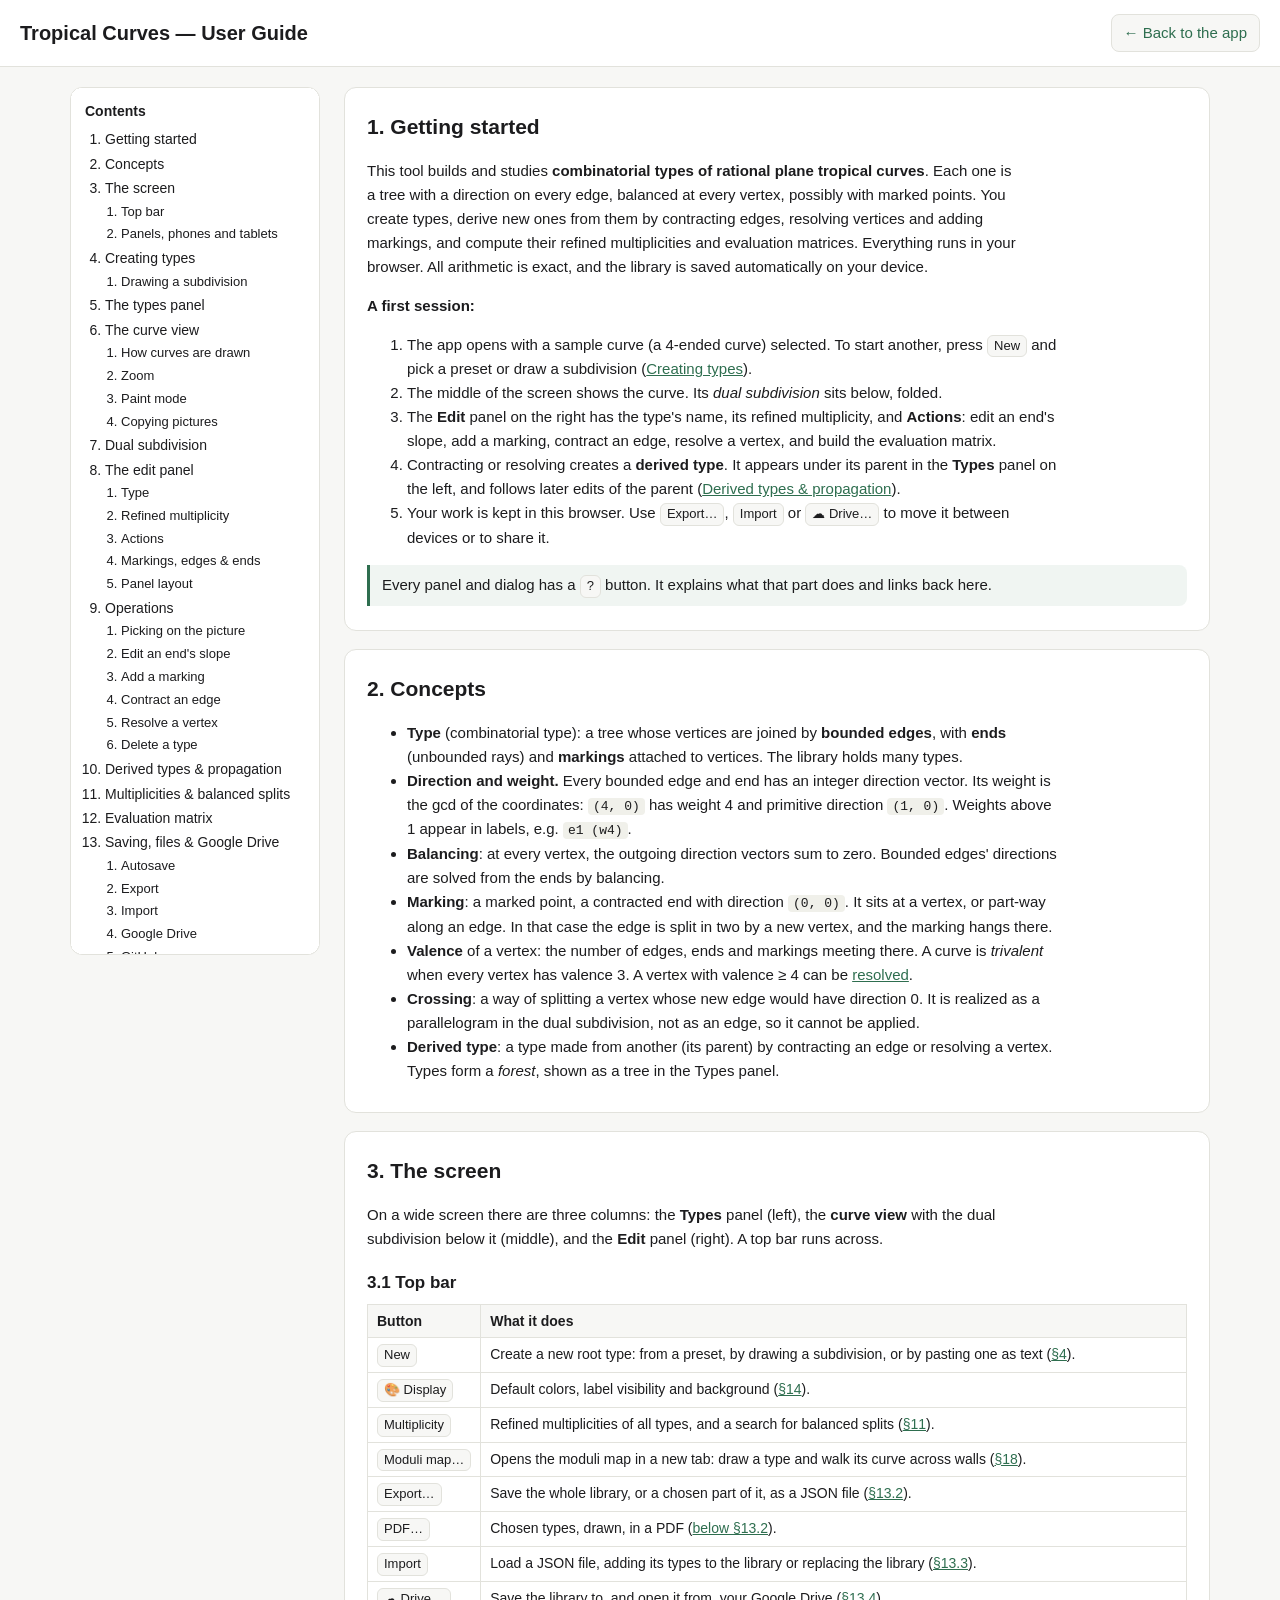
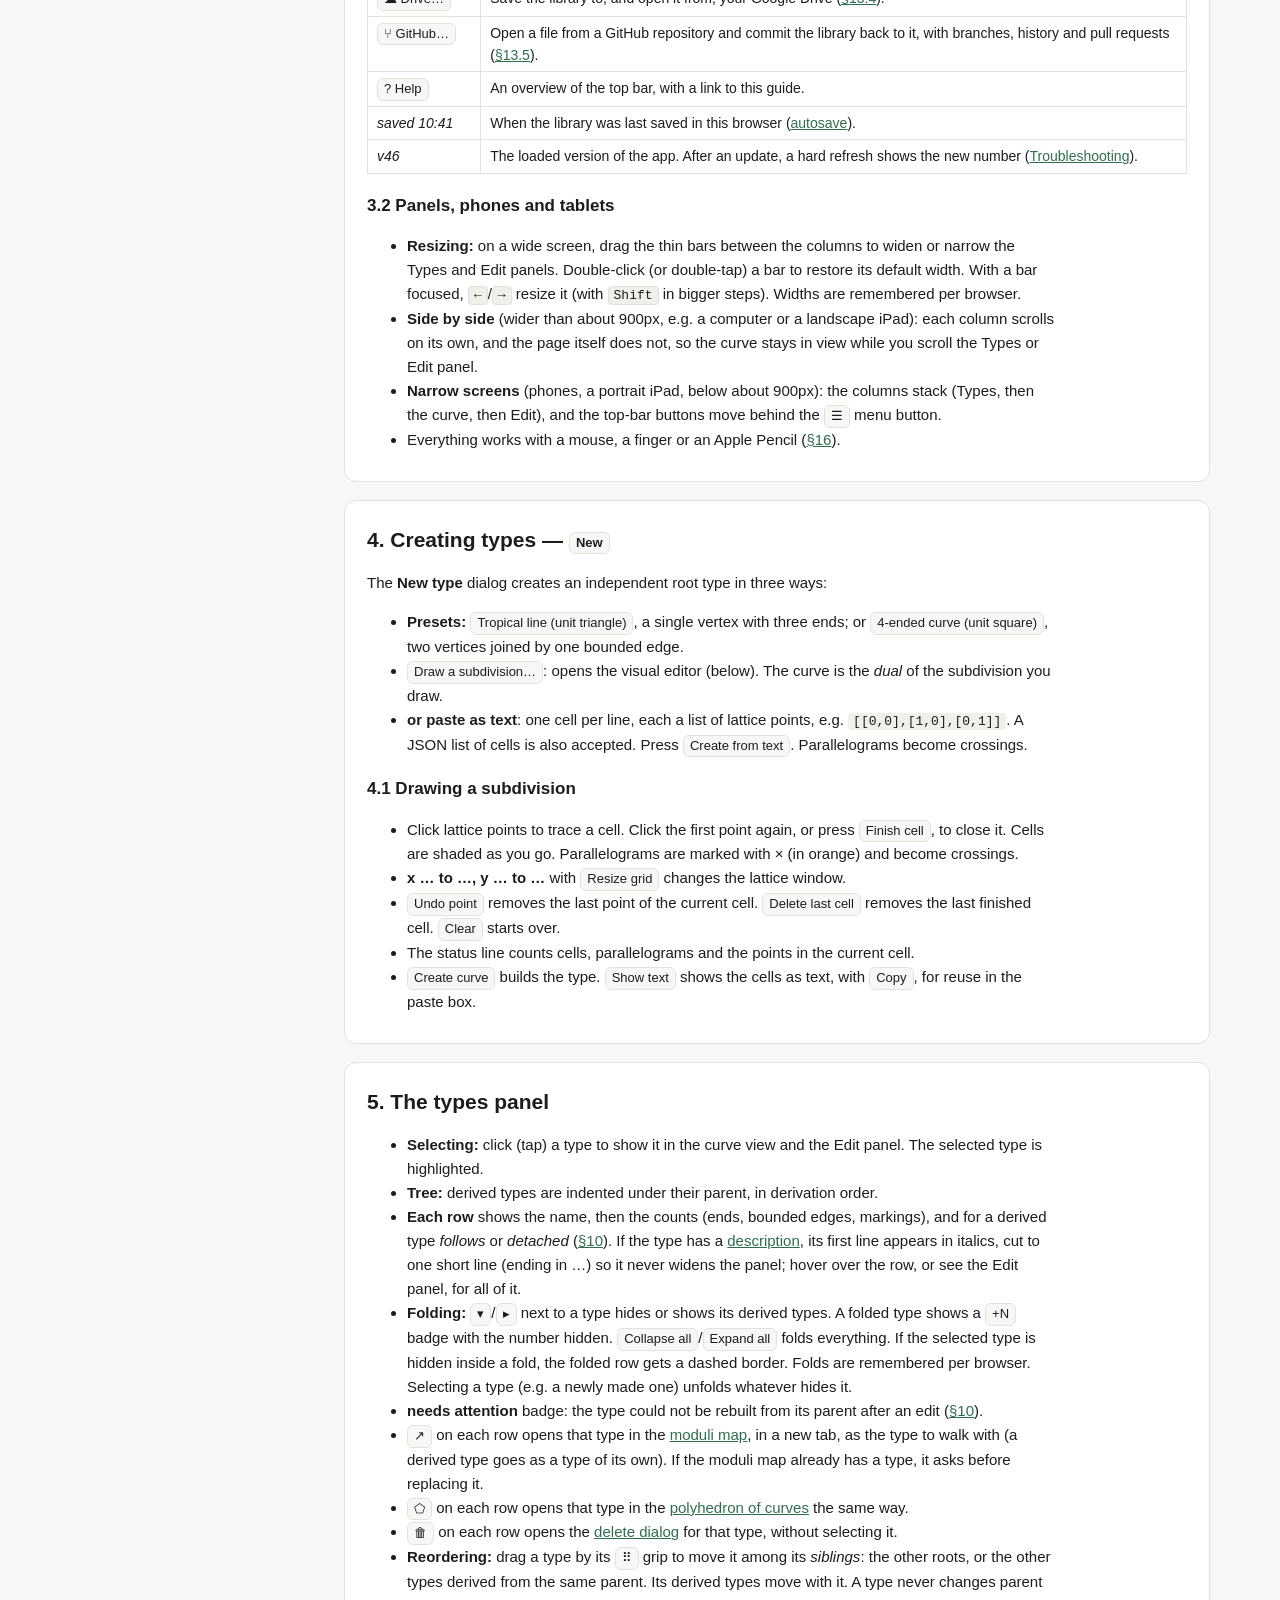
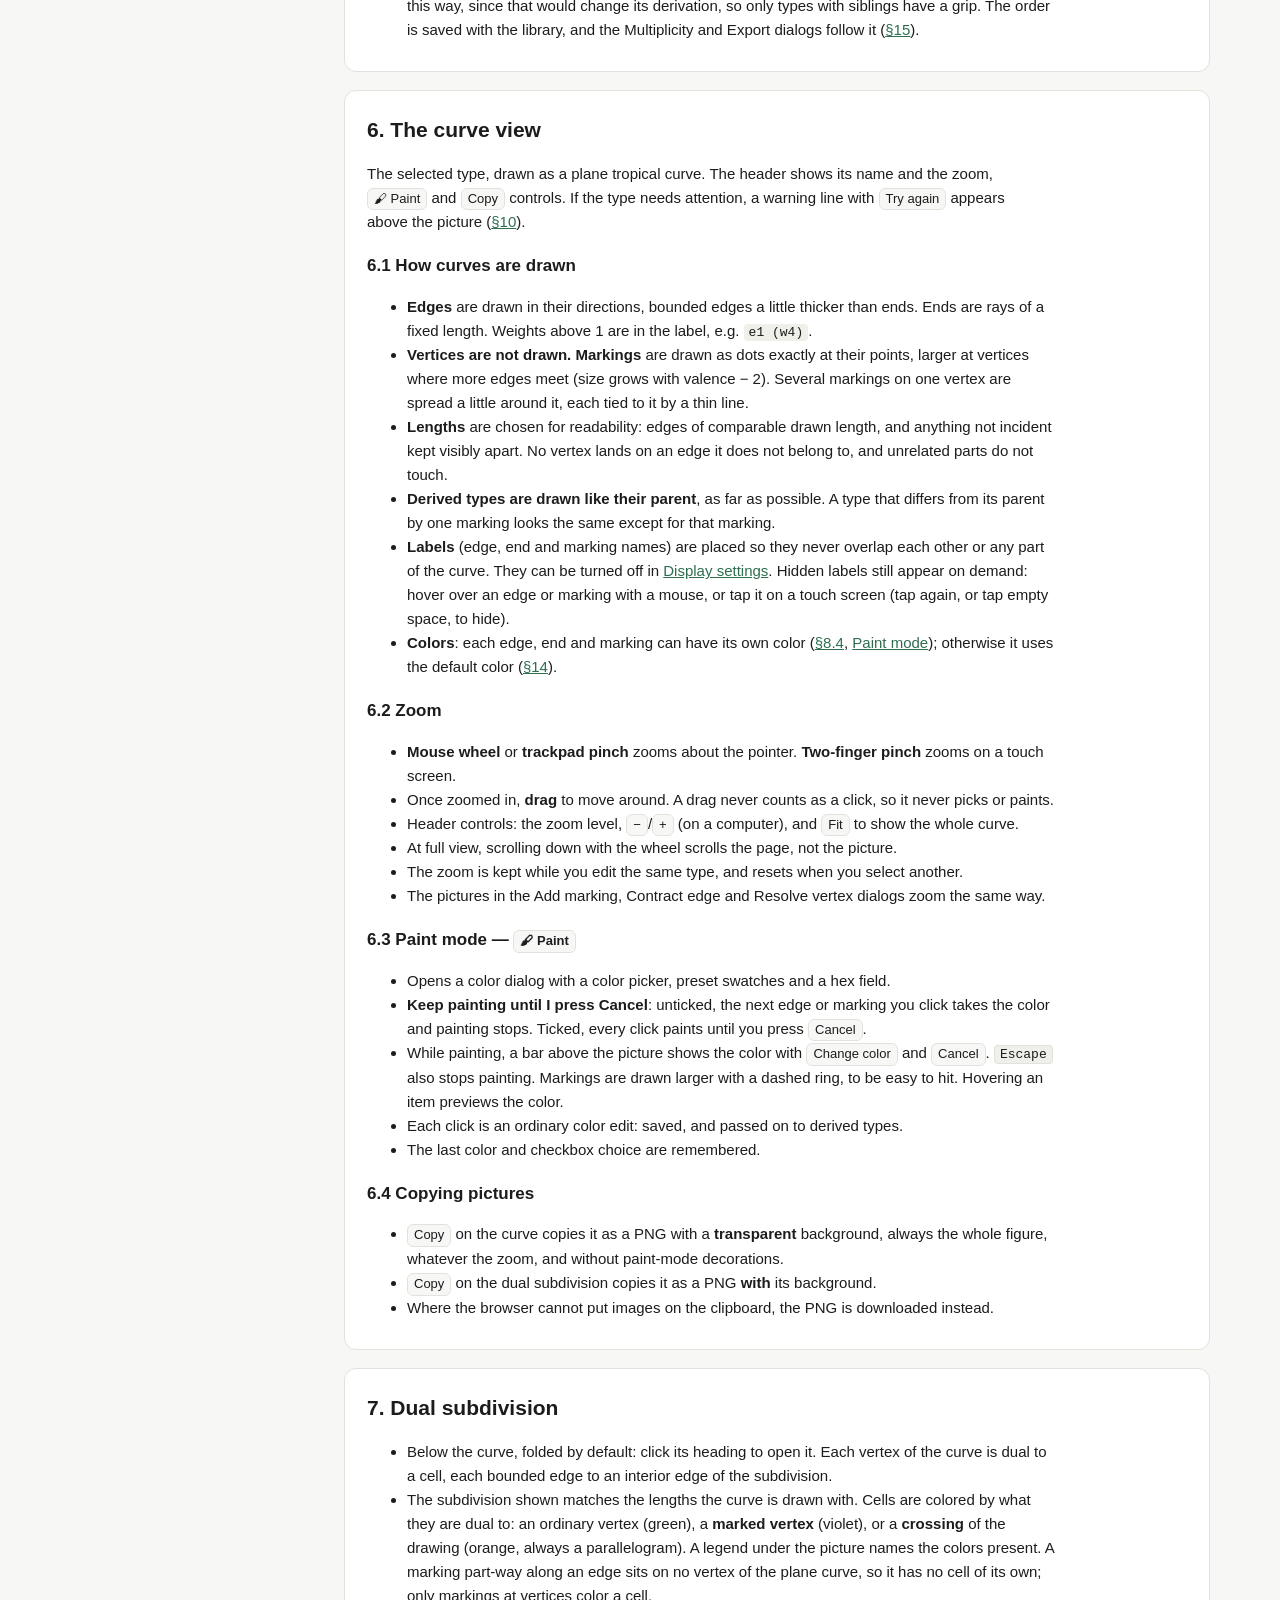
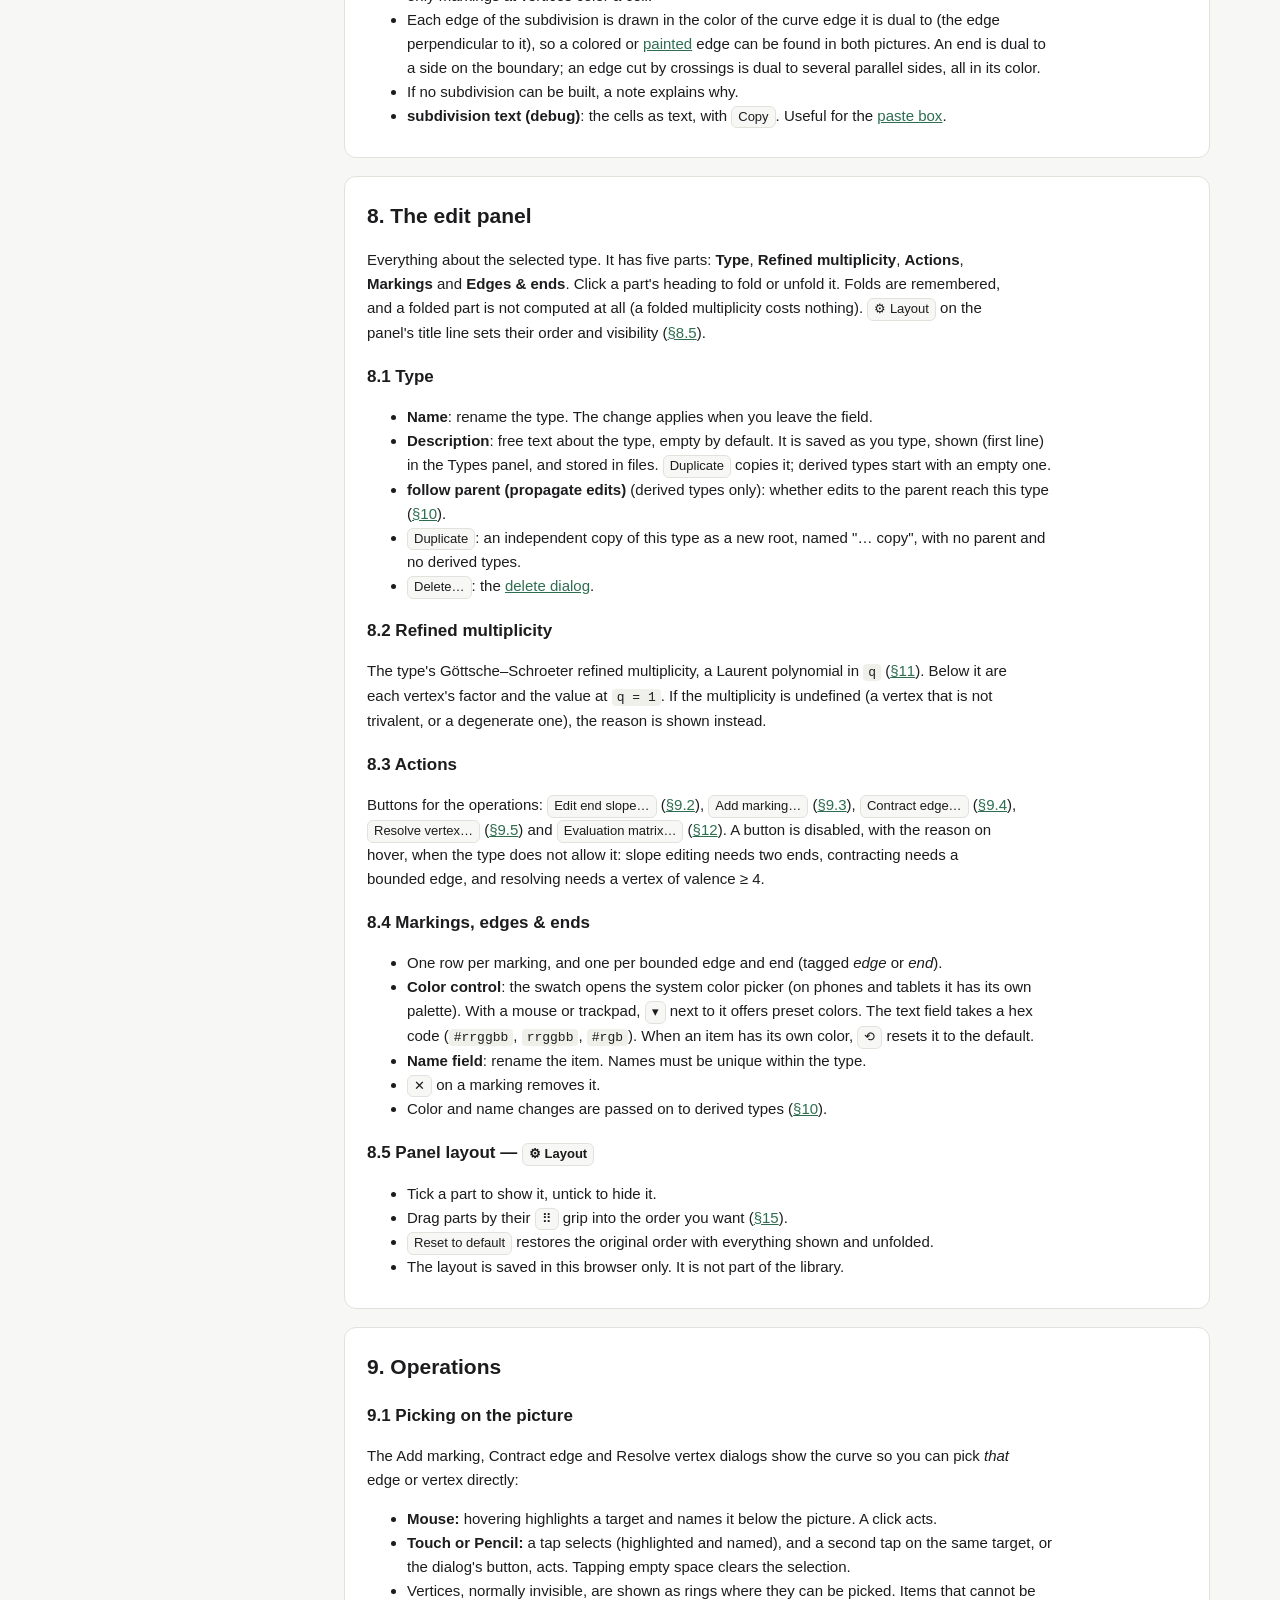
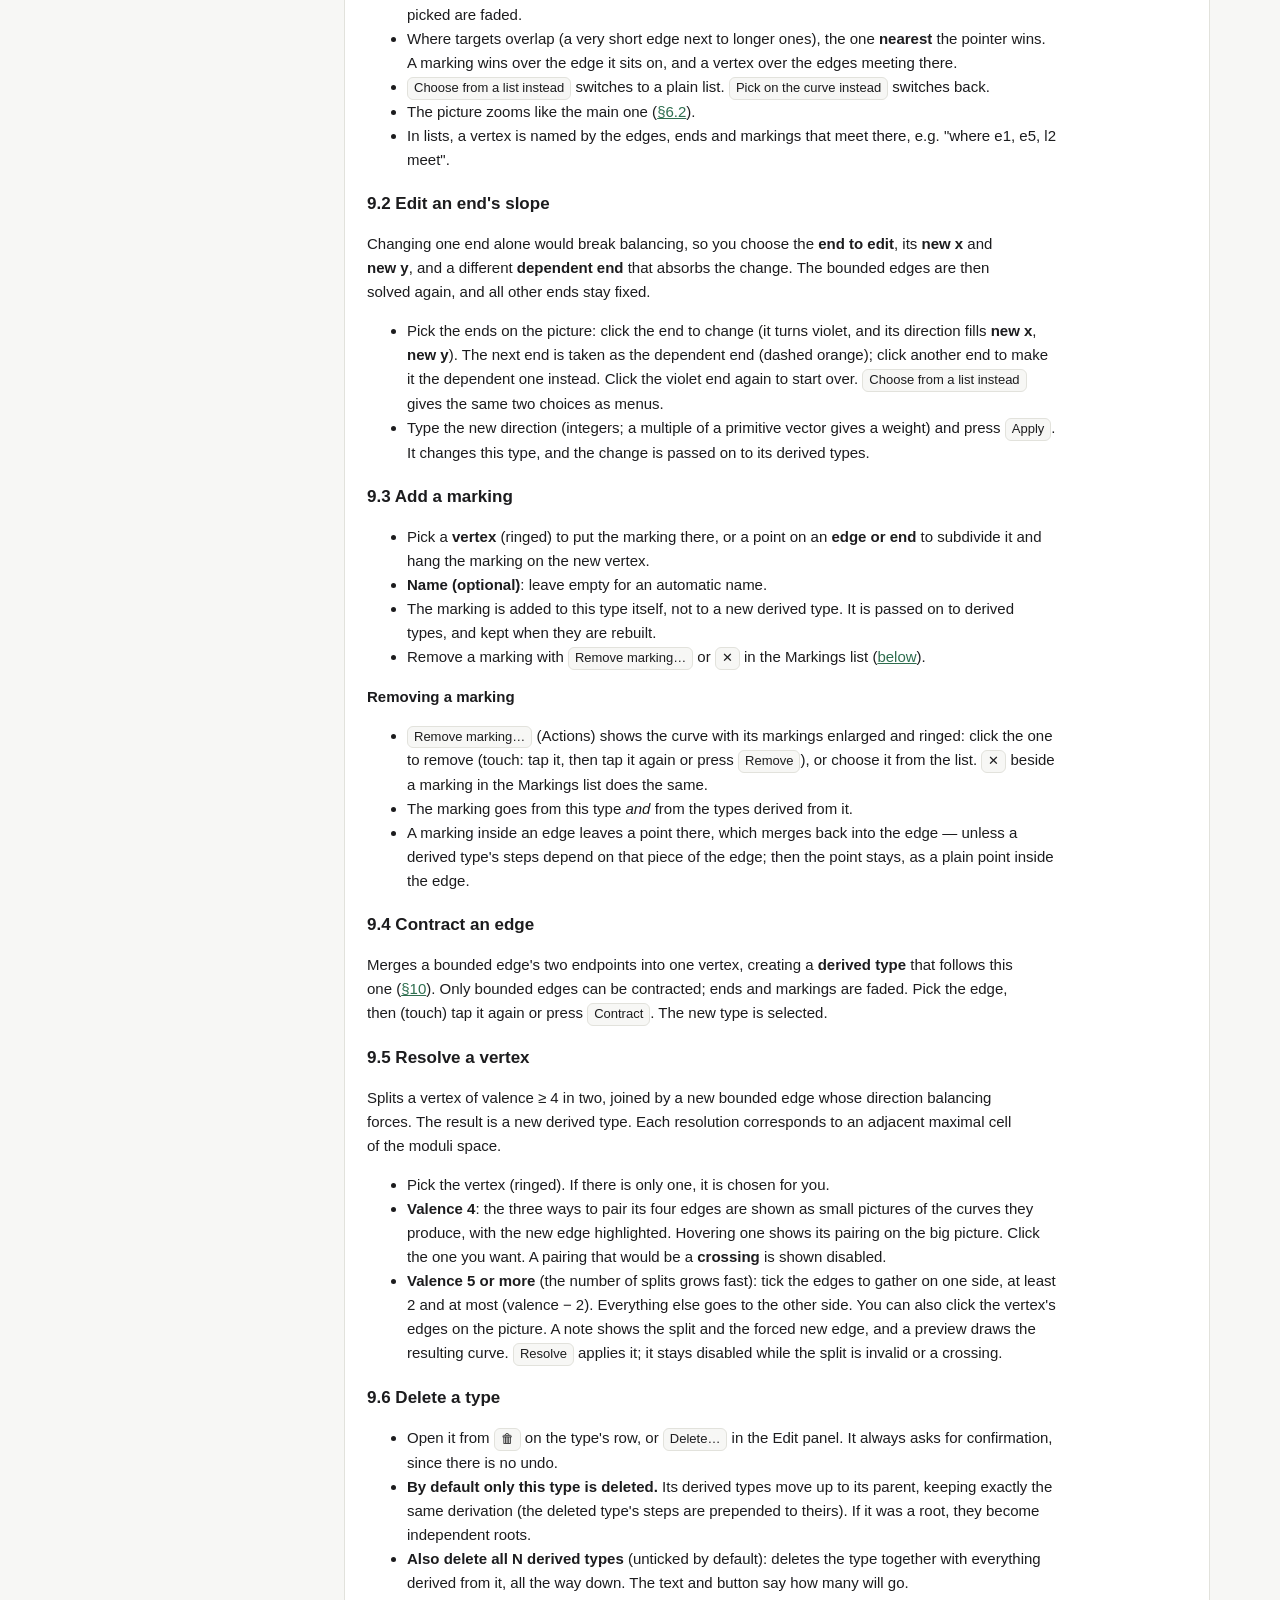
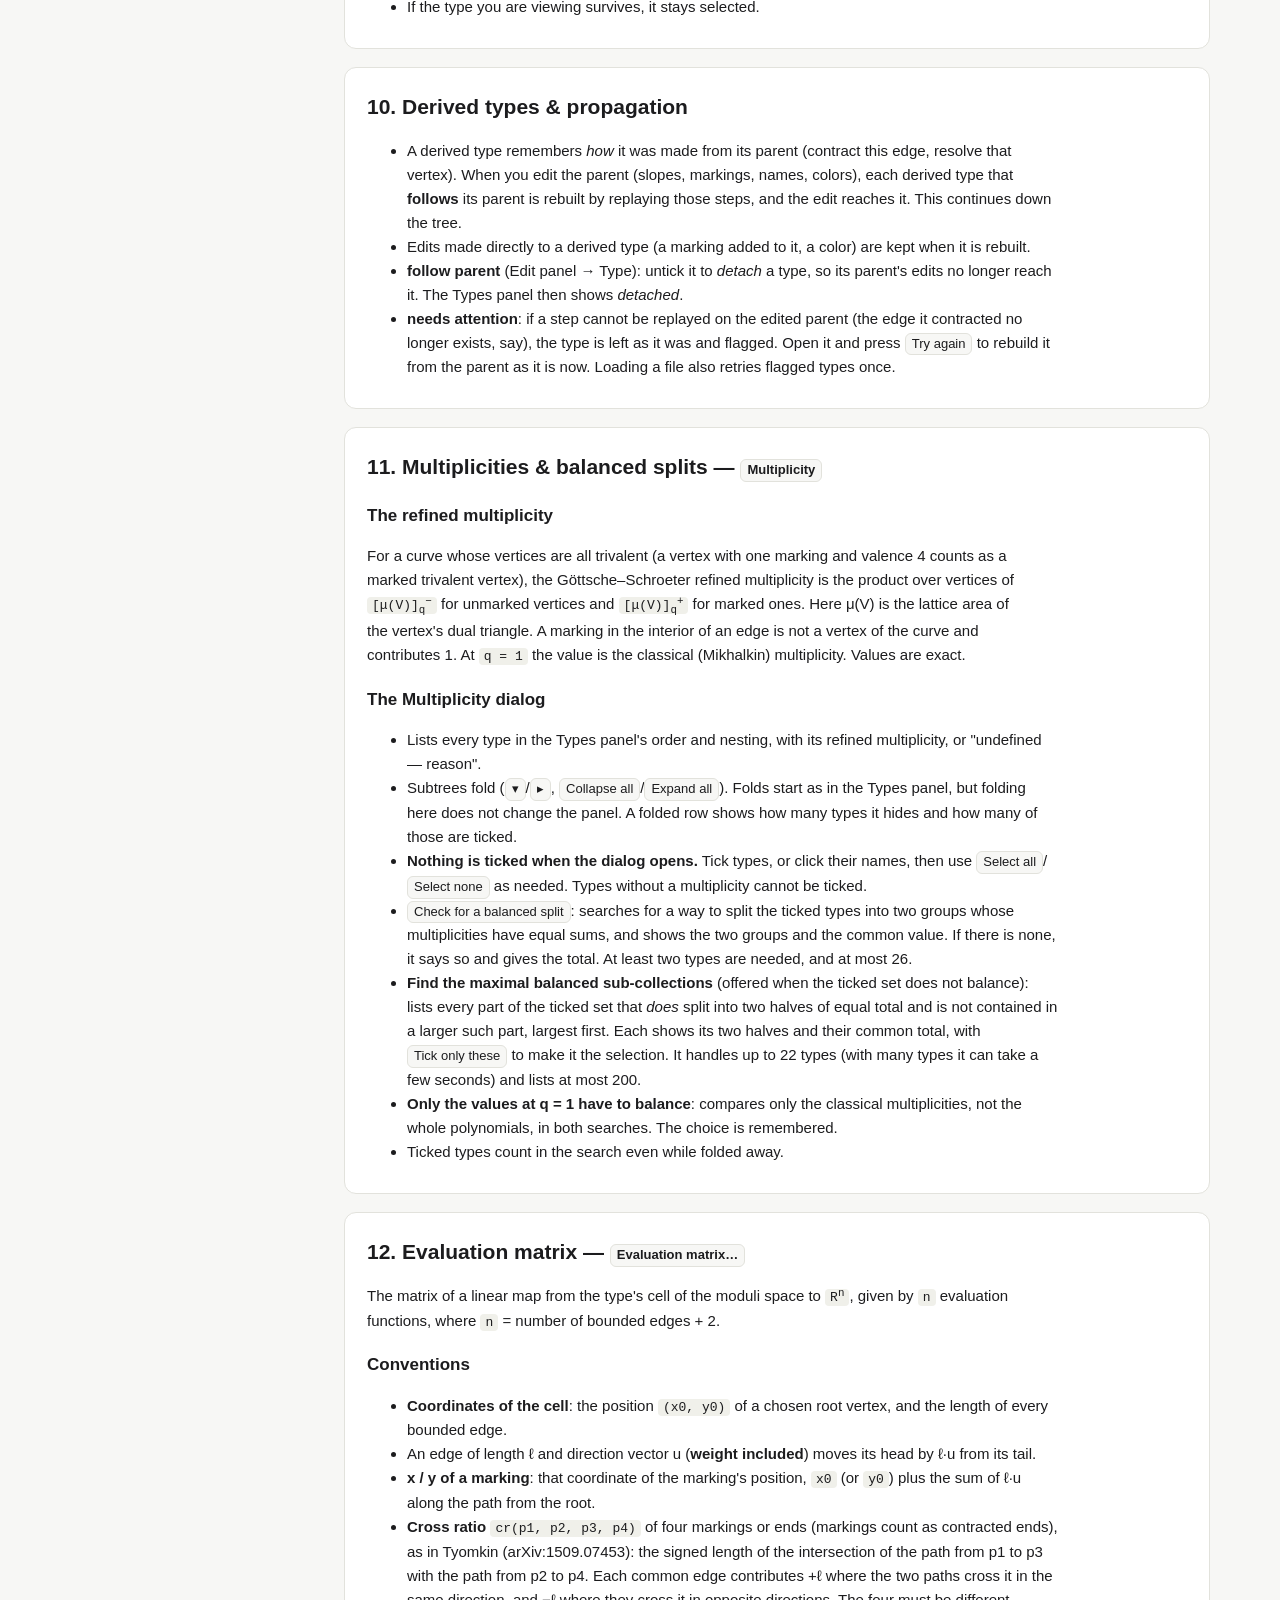
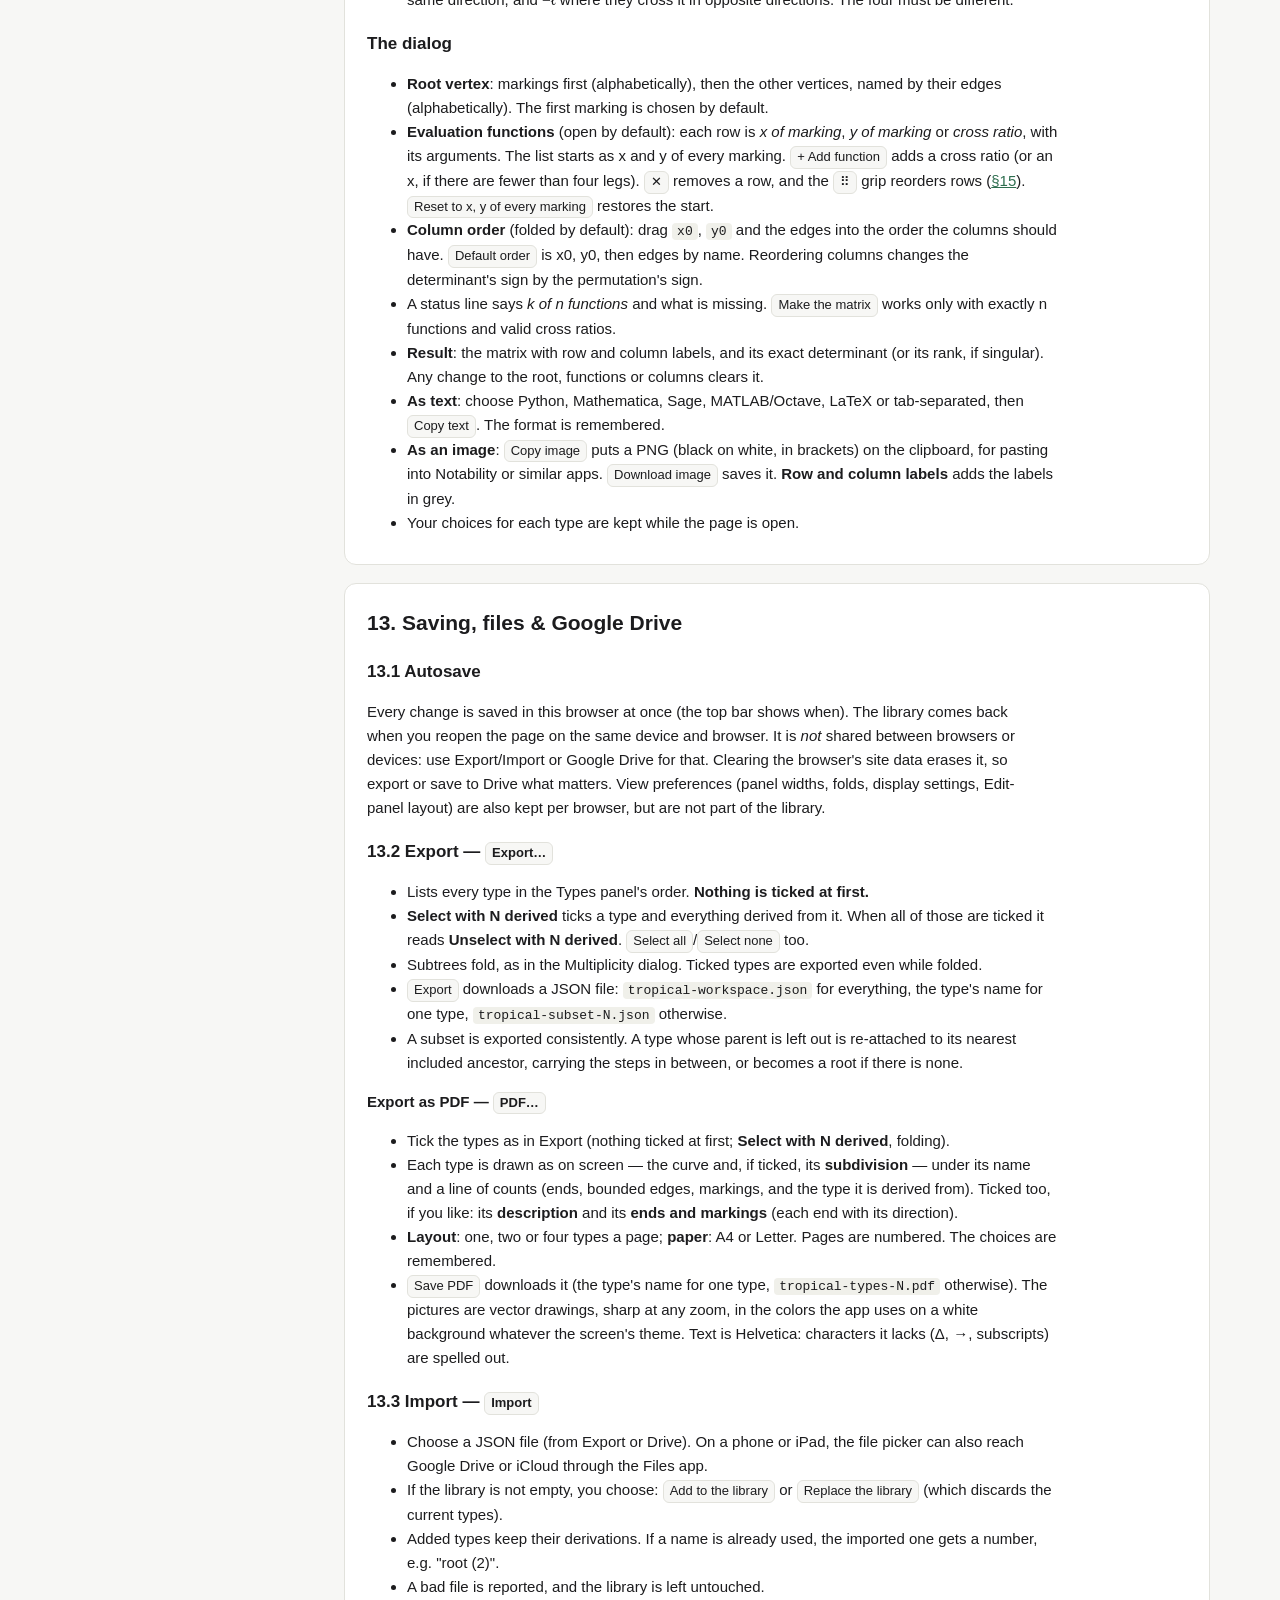
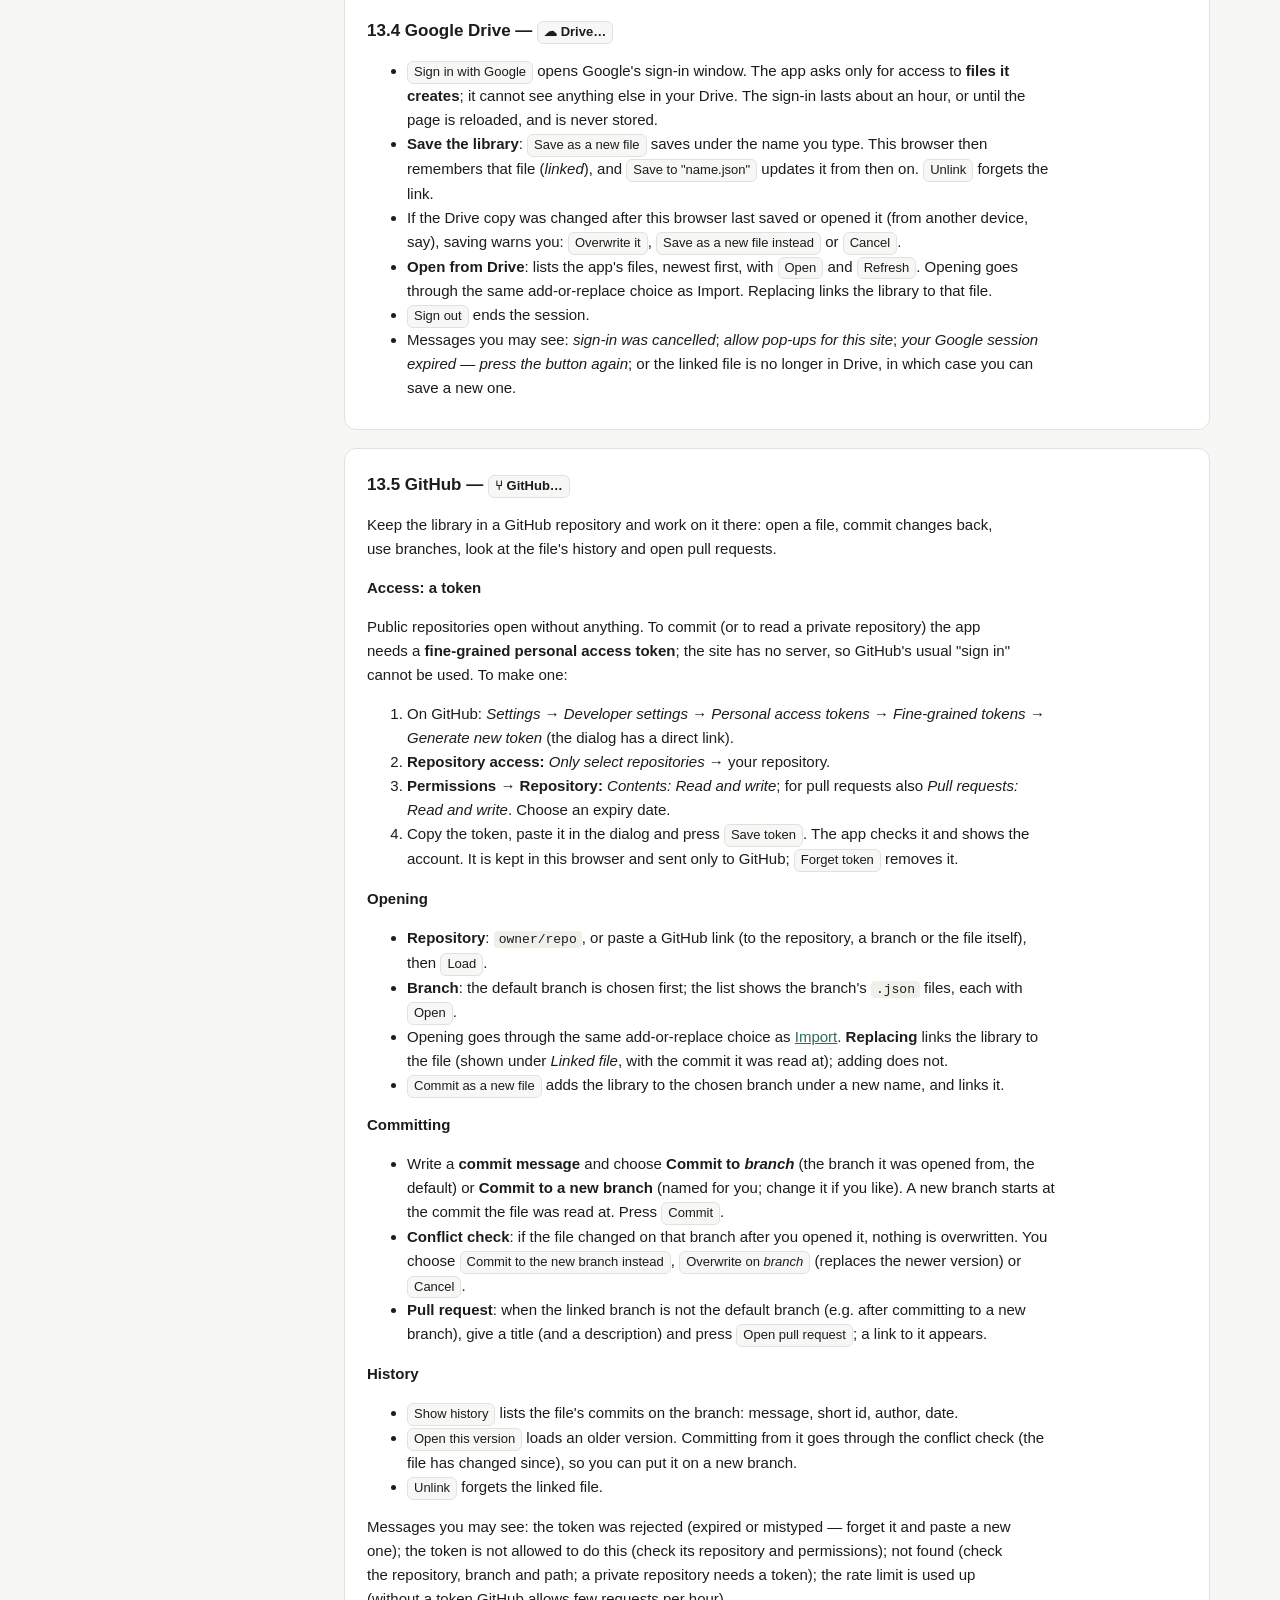
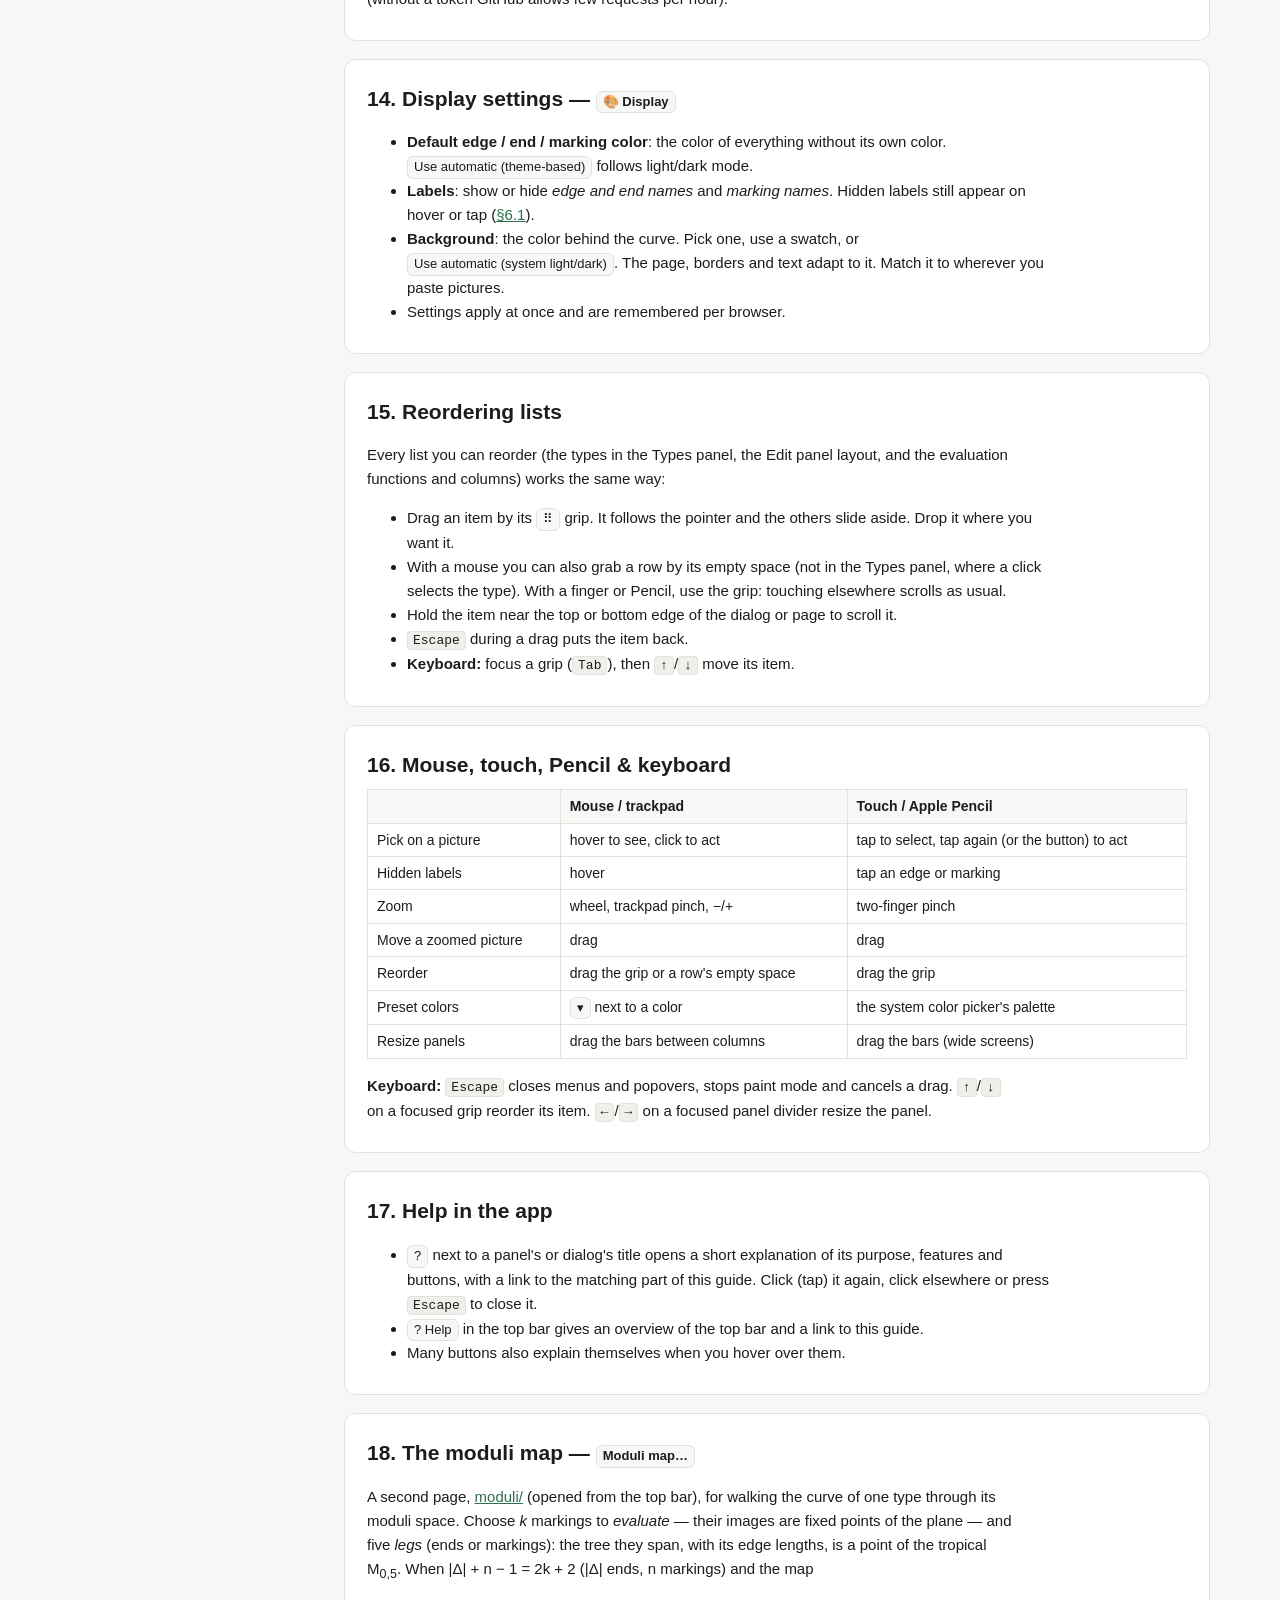
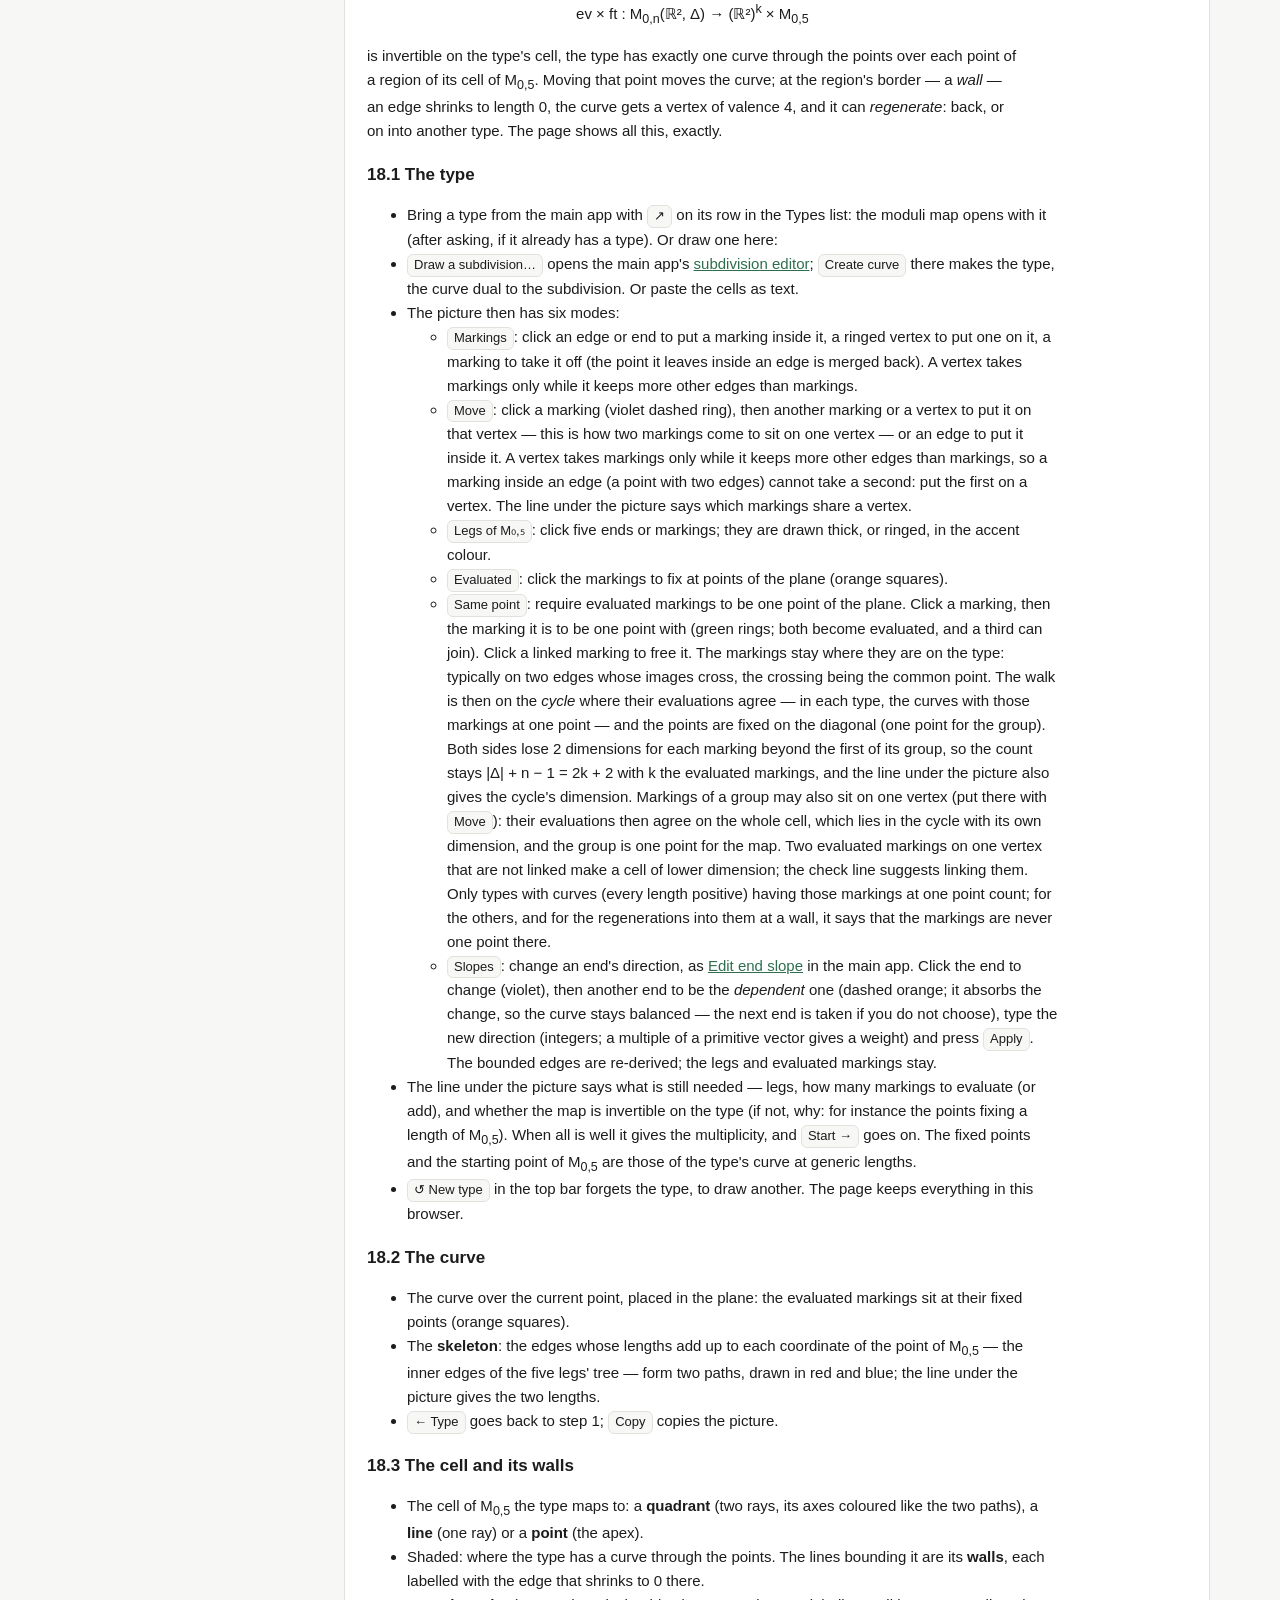
<file: web/help.html>
<!doctype html>
<html lang="en">
<head>
<meta charset="utf-8" />
<meta name="viewport" content="width=device-width, initial-scale=1" />
<title>Tropical Curves — User Guide</title>
<style>
:root {
  --bg: #f7f7f5; --panel: #ffffff; --ink: #1c1c1e; --muted: #6b6b70; --line: #e2e2dc;
  --accent: #2e6e4f; --warn: #a86b00; --code: #f0f0ea;
}
@media (prefers-color-scheme: dark) {
  :root:not([data-theme="light"]) {
    --bg: #17181a; --panel: #1f2023; --ink: #ececea; --muted: #a0a0a6; --line: #34353a;
    --accent: #7fc4a0; --warn: #e0b04a; --code: #2a2b2f;
  }
}
* { box-sizing: border-box; }
html { scroll-behavior: smooth; scroll-padding-top: 16px; }
body {
  margin: 0; background: var(--bg); color: var(--ink);
  font: 15px/1.6 -apple-system, "Segoe UI", Roboto, Helvetica, Arial, sans-serif;
}
a { color: var(--accent); }
header.top {
  background: var(--panel); border-bottom: 1px solid var(--line); padding: 14px 20px;
  display: flex; align-items: center; justify-content: space-between; gap: 12px; flex-wrap: wrap;
}
header.top h1 { margin: 0; font-size: 20px; }
header.top a.app { text-decoration: none; border: 1px solid var(--line); border-radius: 8px; padding: 6px 12px; background: var(--bg); }
.layout { display: grid; grid-template-columns: 250px minmax(0, 1fr); gap: 24px; max-width: 1180px; margin: 0 auto; padding: 20px; }
nav.toc { position: sticky; top: 16px; align-self: start; max-height: calc(100vh - 32px); overflow: auto;
  background: var(--panel); border: 1px solid var(--line); border-radius: 12px; padding: 12px 14px; font-size: 14px; }
nav.toc strong { display: block; margin-bottom: 6px; }
nav.toc ol { margin: 0; padding-left: 20px; }
nav.toc ol ol { padding-left: 16px; font-size: 13px; }
nav.toc li { margin: 2px 0; }
nav.toc a { text-decoration: none; color: var(--ink); }
nav.toc a:hover { color: var(--accent); }
main { min-width: 0; }
section.doc { background: var(--panel); border: 1px solid var(--line); border-radius: 12px; padding: 4px 22px 14px; margin-bottom: 18px; }
h2 { font-size: 21px; margin: 18px 0 8px; }
h3 { font-size: 17px; margin: 18px 0 6px; }
h4 { font-size: 15px; margin: 14px 0 4px; }
p, li { max-width: 78ch; }
code, kbd { font-family: ui-monospace, Menlo, Consolas, monospace; font-size: 13px; background: var(--code); border-radius: 4px; padding: 1px 5px; }
kbd { border: 1px solid var(--line); }
.btn { display: inline-block; font-size: 13px; border: 1px solid var(--line); border-radius: 6px; padding: 0 6px; background: var(--bg); white-space: nowrap; }
.note { border-left: 3px solid var(--accent); background: color-mix(in srgb, var(--accent) 7%, transparent); padding: 8px 12px; border-radius: 0 8px 8px 0; margin: 10px 0; }
.warn { border-left-color: var(--warn); background: color-mix(in srgb, var(--warn) 9%, transparent); }
table { border-collapse: collapse; margin: 8px 0; font-size: 14px; width: 100%; }
th, td { border: 1px solid var(--line); padding: 5px 9px; text-align: left; vertical-align: top; }
th { background: var(--bg); font-weight: 600; }
.small { font-size: 13px; color: var(--muted); }
@media (max-width: 860px) {
  .layout { grid-template-columns: 1fr; padding: 12px; }
  nav.toc { position: static; max-height: none; }
  section.doc { padding: 2px 14px 10px; }
}
</style>
</head>
<body>
<header class="top">
  <h1>Tropical Curves — User Guide</h1>
  <a class="app" href="index.html">← Back to the app</a>
</header>

<div class="layout">
<nav class="toc" aria-label="Contents">
  <strong>Contents</strong>
  <ol>
    <li><a href="#start">Getting started</a></li>
    <li><a href="#concepts">Concepts</a></li>
    <li><a href="#screen">The screen</a>
      <ol>
        <li><a href="#topbar">Top bar</a></li>
        <li><a href="#resize">Panels, phones and tablets</a></li>
      </ol></li>
    <li><a href="#new">Creating types</a>
      <ol>
        <li><a href="#editor">Drawing a subdivision</a></li>
      </ol></li>
    <li><a href="#types">The types panel</a></li>
    <li><a href="#curve">The curve view</a>
      <ol>
        <li><a href="#drawing">How curves are drawn</a></li>
        <li><a href="#zoom">Zoom</a></li>
        <li><a href="#paint">Paint mode</a></li>
        <li><a href="#copy">Copying pictures</a></li>
      </ol></li>
    <li><a href="#subdivision">Dual subdivision</a></li>
    <li><a href="#edit">The edit panel</a>
      <ol>
        <li><a href="#edit-type">Type</a></li>
        <li><a href="#edit-mult">Refined multiplicity</a></li>
        <li><a href="#edit-actions">Actions</a></li>
        <li><a href="#edit-lists">Markings, edges &amp; ends</a></li>
        <li><a href="#layout">Panel layout</a></li>
      </ol></li>
    <li><a href="#ops">Operations</a>
      <ol>
        <li><a href="#picking">Picking on the picture</a></li>
        <li><a href="#slope">Edit an end's slope</a></li>
        <li><a href="#marking">Add a marking</a></li>
        <li><a href="#contract">Contract an edge</a></li>
        <li><a href="#resolve">Resolve a vertex</a></li>
        <li><a href="#delete">Delete a type</a></li>
      </ol></li>
    <li><a href="#propagation">Derived types &amp; propagation</a></li>
    <li><a href="#multiplicity">Multiplicities &amp; balanced splits</a></li>
    <li><a href="#evaluation">Evaluation matrix</a></li>
    <li><a href="#files">Saving, files &amp; Google Drive</a>
      <ol>
        <li><a href="#autosave">Autosave</a></li>
        <li><a href="#export">Export</a></li>
        <li><a href="#import">Import</a></li>
        <li><a href="#drive">Google Drive</a></li>
        <li><a href="#github">GitHub</a></li>
      </ol></li>
    <li><a href="#settings">Display settings</a></li>
    <li><a href="#reorder">Reordering lists</a></li>
    <li><a href="#input">Mouse, touch, Pencil &amp; keyboard</a></li>
    <li><a href="#help">Help in the app</a></li>
    <li><a href="#moduli">The moduli map</a>
      <ol>
        <li><a href="#moduli-type">The type</a></li>
        <li><a href="#moduli-curve">The curve</a></li>
        <li><a href="#moduli-cell">The cell and its walls</a></li>
      </ol></li>
    <li><a href="#poly">The polyhedron of curves</a>
      <ol>
        <li><a href="#poly-constraints">Constraints</a></li>
        <li><a href="#poly-curve">The curve</a></li>
        <li><a href="#poly-cell">The polyhedron and degenerations</a></li>
        <li><a href="#poly-regen">Regenerate a vertex</a></li>
        <li><a href="#poly-export">Export and open</a></li>
      </ol></li>
    <li><a href="#faq">Troubleshooting</a></li>
  </ol>
</nav>

<main>

<section class="doc" id="start">
<h2>1. Getting started</h2>
<p>This tool builds and studies <strong>combinatorial types of rational plane tropical
curves</strong>. Each one is a tree with a direction on every edge, balanced at every vertex,
possibly with marked points. You create types, derive new ones from them by contracting
edges, resolving vertices and adding markings, and compute their refined multiplicities and
evaluation matrices. Everything runs in your browser. All arithmetic is exact, and the library
is saved automatically on your device.</p>
<p><strong>A first session:</strong></p>
<ol>
  <li>The app opens with a sample curve (a 4-ended curve) selected. To start another, press
      <span class="btn">New</span> and pick a preset or draw a subdivision (<a href="#new">Creating types</a>).</li>
  <li>The middle of the screen shows the curve. Its <em>dual subdivision</em> sits below, folded.</li>
  <li>The <strong>Edit</strong> panel on the right has the type's name, its refined multiplicity, and
      <strong>Actions</strong>: edit an end's slope, add a marking, contract an edge, resolve a vertex,
      and build the evaluation matrix.</li>
  <li>Contracting or resolving creates a <strong>derived type</strong>. It appears under its parent in
      the <strong>Types</strong> panel on the left, and follows later edits of the parent
      (<a href="#propagation">Derived types &amp; propagation</a>).</li>
  <li>Your work is kept in this browser. Use <span class="btn">Export…</span>,
      <span class="btn">Import</span> or <span class="btn">☁ Drive…</span> to move it between devices or to share it.</li>
</ol>
<div class="note">Every panel and dialog has a <span class="btn">?</span> button. It explains what that
part does and links back here.</div>
</section>

<section class="doc" id="concepts">
<h2>2. Concepts</h2>
<ul>
  <li><strong>Type</strong> (combinatorial type): a tree whose vertices are joined by
      <strong>bounded edges</strong>, with <strong>ends</strong> (unbounded rays) and
      <strong>markings</strong> attached to vertices. The library holds many types.</li>
  <li><strong>Direction and weight.</strong> Every bounded edge and end has an integer direction
      vector. Its weight is the gcd of the coordinates: <code>(4, 0)</code> has weight 4 and primitive
      direction <code>(1, 0)</code>. Weights above 1 appear in labels, e.g. <code>e1 (w4)</code>.</li>
  <li><strong>Balancing</strong>: at every vertex, the outgoing direction vectors sum to zero.
      Bounded edges' directions are solved from the ends by balancing.</li>
  <li><strong>Marking</strong>: a marked point, a contracted end with direction <code>(0, 0)</code>. It
      sits at a vertex, or part-way along an edge. In that case the edge is split in two by a new
      vertex, and the marking hangs there.</li>
  <li><strong>Valence</strong> of a vertex: the number of edges, ends and markings meeting there.
      A curve is <em>trivalent</em> when every vertex has valence 3. A vertex with valence ≥ 4 can
      be <a href="#resolve">resolved</a>.</li>
  <li><strong>Crossing</strong>: a way of splitting a vertex whose new edge would have direction 0.
      It is realized as a parallelogram in the dual subdivision, not as an edge, so it cannot be
      applied.</li>
  <li><strong>Derived type</strong>: a type made from another (its parent) by contracting an edge or
      resolving a vertex. Types form a <em>forest</em>, shown as a tree in the Types panel.</li>
</ul>
</section>

<section class="doc" id="screen">
<h2>3. The screen</h2>
<p>On a wide screen there are three columns: the <strong>Types</strong> panel (left), the
<strong>curve view</strong> with the dual subdivision below it (middle), and the <strong>Edit</strong>
panel (right). A top bar runs across.</p>

<h3 id="topbar">3.1 Top bar</h3>
<table>
  <tr><th>Button</th><th>What it does</th></tr>
  <tr><td><span class="btn">New</span></td><td>Create a new root type: from a preset, by drawing a subdivision, or by pasting one as text (<a href="#new">§4</a>).</td></tr>
  <tr><td><span class="btn">🎨 Display</span></td><td>Default colors, label visibility and background (<a href="#settings">§14</a>).</td></tr>
  <tr><td><span class="btn">Multiplicity</span></td><td>Refined multiplicities of all types, and a search for balanced splits (<a href="#multiplicity">§11</a>).</td></tr>
  <tr><td><span class="btn">Moduli map…</span></td><td>Opens the moduli map in a new tab: draw a type and walk its curve across walls (<a href="#moduli">§18</a>).</td></tr>
  <tr><td><span class="btn">Export…</span></td><td>Save the whole library, or a chosen part of it, as a JSON file (<a href="#export">§13.2</a>).</td></tr>
  <tr><td><span class="btn">PDF…</span></td><td>Chosen types, drawn, in a PDF (<a href="#pdf">below §13.2</a>).</td></tr>
  <tr><td><span class="btn">Import</span></td><td>Load a JSON file, adding its types to the library or replacing the library (<a href="#import">§13.3</a>).</td></tr>
  <tr><td><span class="btn">☁ Drive…</span></td><td>Save the library to, and open it from, your Google Drive (<a href="#drive">§13.4</a>).</td></tr>
  <tr><td><span class="btn">⑂ GitHub…</span></td><td>Open a file from a GitHub repository and commit the library back to it, with branches, history and pull requests (<a href="#github">§13.5</a>).</td></tr>
  <tr><td><span class="btn">? Help</span></td><td>An overview of the top bar, with a link to this guide.</td></tr>
  <tr><td><em>saved 10:41</em></td><td>When the library was last saved in this browser (<a href="#autosave">autosave</a>).</td></tr>
  <tr><td><em>v46</em></td><td>The loaded version of the app. After an update, a hard refresh shows the new number (<a href="#faq">Troubleshooting</a>).</td></tr>
</table>

<h3 id="resize">3.2 Panels, phones and tablets</h3>
<ul>
  <li><strong>Resizing:</strong> on a wide screen, drag the thin bars between the columns to
      widen or narrow the Types and Edit panels. Double-click (or double-tap) a bar to restore its
      default width. With a bar focused, <kbd>←</kbd>/<kbd>→</kbd> resize it (with <kbd>Shift</kbd> in
      bigger steps). Widths are remembered per browser.</li>
  <li><strong>Side by side</strong> (wider than about 900px, e.g. a computer or a landscape iPad): each
      column scrolls on its own, and the page itself does not, so the curve stays in view while you scroll the
      Types or Edit panel.</li>
  <li><strong>Narrow screens</strong> (phones, a portrait iPad, below about 900px): the columns stack
      (Types, then the curve, then Edit), and the top-bar buttons move behind the
      <span class="btn">☰</span> menu button.</li>
  <li>Everything works with a mouse, a finger or an Apple Pencil (<a href="#input">§16</a>).</li>
</ul>
</section>

<section class="doc" id="new">
<h2>4. Creating types — <span class="btn">New</span></h2>
<p>The <strong>New type</strong> dialog creates an independent root type in three ways:</p>
<ul>
  <li><strong>Presets:</strong> <span class="btn">Tropical line (unit triangle)</span>, a single
      vertex with three ends; or <span class="btn">4-ended curve (unit square)</span>, two
      vertices joined by one bounded edge.</li>
  <li><span class="btn">Draw a subdivision…</span>: opens the visual editor (below). The curve is the
      <em>dual</em> of the subdivision you draw.</li>
  <li><strong>or paste as text</strong>: one cell per line, each a list of lattice points, e.g.
      <code>[[0,0],[1,0],[0,1]]</code>. A JSON list of cells is also accepted. Press
      <span class="btn">Create from text</span>. Parallelograms become crossings.</li>
</ul>

<h3 id="editor">4.1 Drawing a subdivision</h3>
<ul>
  <li>Click lattice points to trace a cell. Click the first point again, or press
      <span class="btn">Finish cell</span>, to close it. Cells are shaded as you go.
      Parallelograms are marked with × (in orange) and become crossings.</li>
  <li><strong>x … to …, y … to …</strong> with <span class="btn">Resize grid</span> changes the lattice window.</li>
  <li><span class="btn">Undo point</span> removes the last point of the current cell.
      <span class="btn">Delete last cell</span> removes the last finished cell.
      <span class="btn">Clear</span> starts over.</li>
  <li>The status line counts cells, parallelograms and the points in the current cell.</li>
  <li><span class="btn">Create curve</span> builds the type. <span class="btn">Show text</span> shows the
      cells as text, with <span class="btn">Copy</span>, for reuse in the paste box.</li>
</ul>
</section>

<section class="doc" id="types">
<h2>5. The types panel</h2>
<ul>
  <li><strong>Selecting:</strong> click (tap) a type to show it in the curve view and the Edit panel.
      The selected type is highlighted.</li>
  <li><strong>Tree:</strong> derived types are indented under their parent, in derivation order.</li>
  <li><strong>Each row</strong> shows the name, then the counts (ends, bounded edges, markings), and
      for a derived type <em>follows</em> or <em>detached</em> (<a href="#propagation">§10</a>). If the type
      has a <a href="#edit-type">description</a>, its first line appears in italics, cut to one short line
      (ending in …) so it never widens the panel; hover over the row, or see the Edit panel, for all of it.</li>
  <li><strong>Folding:</strong> <span class="btn">▾</span>/<span class="btn">▸</span> next to a type hides
      or shows its derived types. A folded type shows a <span class="btn">+N</span> badge with the number
      hidden. <span class="btn">Collapse all</span>/<span class="btn">Expand all</span> folds everything.
      If the selected type is hidden inside a fold, the folded row gets a dashed border. Folds are
      remembered per browser. Selecting a type (e.g. a newly made one) unfolds whatever hides it.</li>
  <li><strong>needs attention</strong> badge: the type could not be rebuilt from its parent after an
      edit (<a href="#propagation">§10</a>).</li>
  <li><span class="btn">↗</span> on each row opens that type in the <a href="#moduli">moduli map</a>, in a new
      tab, as the type to walk with (a derived type goes as a type of its own). If the moduli map already has a
      type, it asks before replacing it.</li>
  <li><span class="btn">⬠</span> on each row opens that type in the <a href="#poly">polyhedron of curves</a> the
      same way.</li>
  <li><span class="btn">🗑</span> on each row opens the <a href="#delete">delete dialog</a> for that type,
      without selecting it.</li>
  <li><strong>Reordering:</strong> drag a type by its <span class="btn">⠿</span> grip to move it among its
      <em>siblings</em>: the other roots, or the other types derived from the same parent. Its derived types
      move with it. A type never changes parent this way, since that would change its derivation, so only
      types with siblings have a grip. The order is saved with the library, and the Multiplicity and Export
      dialogs follow it (<a href="#reorder">§15</a>).</li>
</ul>
</section>

<section class="doc" id="curve">
<h2>6. The curve view</h2>
<p>The selected type, drawn as a plane tropical curve. The header shows its name and the zoom,
<span class="btn">🖌 Paint</span> and <span class="btn">Copy</span> controls. If the type needs attention,
a warning line with <span class="btn">Try again</span> appears above the picture
(<a href="#propagation">§10</a>).</p>

<h3 id="drawing">6.1 How curves are drawn</h3>
<ul>
  <li><strong>Edges</strong> are drawn in their directions, bounded edges a little thicker than ends.
      Ends are rays of a fixed length. Weights above 1 are in the label, e.g. <code>e1 (w4)</code>.</li>
  <li><strong>Vertices are not drawn.</strong> <strong>Markings</strong> are drawn as dots exactly at
      their points, larger at vertices where more edges meet (size grows with valence − 2). Several
      markings on one vertex are spread a little around it, each tied to it by a thin line.</li>
  <li><strong>Lengths</strong> are chosen for readability: edges of comparable drawn length, and
      anything not incident kept visibly apart. No vertex lands on an edge it does not belong to, and
      unrelated parts do not touch.</li>
  <li><strong>Derived types are drawn like their parent</strong>, as far as possible. A type that
      differs from its parent by one marking looks the same except for that marking.</li>
  <li><strong>Labels</strong> (edge, end and marking names) are placed so they never overlap each other
      or any part of the curve. They can be turned off in <a href="#settings">Display settings</a>. Hidden
      labels still appear on demand: hover over an edge or marking with a mouse, or tap it on a touch
      screen (tap again, or tap empty space, to hide).</li>
  <li><strong>Colors</strong>: each edge, end and marking can have its own color (<a href="#edit-lists">§8.4</a>,
      <a href="#paint">Paint mode</a>); otherwise it uses the default color (<a href="#settings">§14</a>).</li>
</ul>

<h3 id="zoom">6.2 Zoom</h3>
<ul>
  <li><strong>Mouse wheel</strong> or <strong>trackpad pinch</strong> zooms about the pointer.
      <strong>Two-finger pinch</strong> zooms on a touch screen.</li>
  <li>Once zoomed in, <strong>drag</strong> to move around. A drag never counts as a click, so it never
      picks or paints.</li>
  <li>Header controls: the zoom level, <span class="btn">−</span>/<span class="btn">+</span> (on a
      computer), and <span class="btn">Fit</span> to show the whole curve.</li>
  <li>At full view, scrolling down with the wheel scrolls the page, not the picture.</li>
  <li>The zoom is kept while you edit the same type, and resets when you select another.</li>
  <li>The pictures in the Add marking, Contract edge and Resolve vertex dialogs zoom the same way.</li>
</ul>

<h3 id="paint">6.3 Paint mode — <span class="btn">🖌 Paint</span></h3>
<ul>
  <li>Opens a color dialog with a color picker, preset swatches and a hex field.</li>
  <li><strong>Keep painting until I press Cancel</strong>: unticked, the next edge or marking you click
      takes the color and painting stops. Ticked, every click paints until you press
      <span class="btn">Cancel</span>.</li>
  <li>While painting, a bar above the picture shows the color with <span class="btn">Change color</span>
      and <span class="btn">Cancel</span>. <kbd>Escape</kbd> also stops painting. Markings are drawn
      larger with a dashed ring, to be easy to hit. Hovering an item previews the color.</li>
  <li>Each click is an ordinary color edit: saved, and passed on to derived types.</li>
  <li>The last color and checkbox choice are remembered.</li>
</ul>

<h3 id="copy">6.4 Copying pictures</h3>
<ul>
  <li><span class="btn">Copy</span> on the curve copies it as a PNG with a <strong>transparent</strong>
      background, always the whole figure, whatever the zoom, and without paint-mode decorations.</li>
  <li><span class="btn">Copy</span> on the dual subdivision copies it as a PNG <strong>with</strong> its
      background.</li>
  <li>Where the browser cannot put images on the clipboard, the PNG is downloaded instead.</li>
</ul>
</section>

<section class="doc" id="subdivision">
<h2>7. Dual subdivision</h2>
<ul>
  <li>Below the curve, folded by default: click its heading to open it. Each vertex of the curve
      is dual to a cell, each bounded edge to an interior edge of the subdivision.</li>
  <li>The subdivision shown matches the lengths the curve is drawn with. Cells are colored by what
      they are dual to: an ordinary vertex (green), a <strong>marked vertex</strong> (violet), or a
      <strong>crossing</strong> of the drawing (orange, always a parallelogram). A legend under the picture
      names the colors present. A marking part-way along an edge sits on no vertex of the plane curve, so
      it has no cell of its own; only markings at vertices color a cell.</li>
  <li>Each edge of the subdivision is drawn in the color of the curve edge it is dual to (the edge
      perpendicular to it), so a colored or <a href="#paint">painted</a> edge can be found in both pictures.
      An end is dual to a side on the boundary; an edge cut by crossings is dual to several parallel
      sides, all in its color.</li>
  <li>If no subdivision can be built, a note explains why.</li>
  <li><strong>subdivision text (debug)</strong>: the cells as text, with <span class="btn">Copy</span>.
      Useful for the <a href="#new">paste box</a>.</li>
</ul>
</section>

<section class="doc" id="edit">
<h2>8. The edit panel</h2>
<p>Everything about the selected type. It has five parts: <strong>Type</strong>, <strong>Refined
multiplicity</strong>, <strong>Actions</strong>, <strong>Markings</strong> and <strong>Edges &amp;
ends</strong>. Click a part's heading to fold or unfold it. Folds are remembered, and a folded part is
not computed at all (a folded multiplicity costs nothing). <span class="btn">⚙ Layout</span> on the
panel's title line sets their order and visibility (<a href="#layout">§8.5</a>).</p>

<h3 id="edit-type">8.1 Type</h3>
<ul>
  <li><strong>Name</strong>: rename the type. The change applies when you leave the field.</li>
  <li><strong>Description</strong>: free text about the type, empty by default. It is saved as you type,
      shown (first line) in the Types panel, and stored in files. <span class="btn">Duplicate</span> copies it;
      derived types start with an empty one.</li>
  <li><strong>follow parent (propagate edits)</strong> (derived types only): whether edits to the parent
      reach this type (<a href="#propagation">§10</a>).</li>
  <li><span class="btn">Duplicate</span>: an independent copy of this type as a new root, named
      "… copy", with no parent and no derived types.</li>
  <li><span class="btn">Delete…</span>: the <a href="#delete">delete dialog</a>.</li>
</ul>

<h3 id="edit-mult">8.2 Refined multiplicity</h3>
<p>The type's Göttsche–Schroeter refined multiplicity, a Laurent polynomial in <code>q</code>
(<a href="#multiplicity">§11</a>). Below it are each vertex's factor and the value at <code>q = 1</code>. If
the multiplicity is undefined (a vertex that is not trivalent, or a degenerate one), the reason is
shown instead.</p>

<h3 id="edit-actions">8.3 Actions</h3>
<p>Buttons for the operations: <span class="btn">Edit end slope…</span> (<a href="#slope">§9.2</a>),
<span class="btn">Add marking…</span> (<a href="#marking">§9.3</a>), <span class="btn">Contract edge…</span>
(<a href="#contract">§9.4</a>), <span class="btn">Resolve vertex…</span> (<a href="#resolve">§9.5</a>) and
<span class="btn">Evaluation matrix…</span> (<a href="#evaluation">§12</a>). A button is disabled, with
the reason on hover, when the type does not allow it: slope editing needs two ends, contracting
needs a bounded edge, and resolving needs a vertex of valence ≥ 4.</p>

<h3 id="edit-lists">8.4 Markings, edges &amp; ends</h3>
<ul>
  <li>One row per marking, and one per bounded edge and end (tagged <em>edge</em> or <em>end</em>).</li>
  <li><strong>Color control</strong>: the swatch opens the system color picker (on phones and tablets it
      has its own palette). With a mouse or trackpad, <span class="btn">▾</span> next to it offers preset
      colors. The text field takes a hex code (<code>#rrggbb</code>, <code>rrggbb</code>, <code>#rgb</code>).
      When an item has its own color, <span class="btn">⟲</span> resets it to the default.</li>
  <li><strong>Name field</strong>: rename the item. Names must be unique within the type.</li>
  <li><span class="btn">✕</span> on a marking removes it.</li>
  <li>Color and name changes are passed on to derived types (<a href="#propagation">§10</a>).</li>
</ul>

<h3 id="layout">8.5 Panel layout — <span class="btn">⚙ Layout</span></h3>
<ul>
  <li>Tick a part to show it, untick to hide it.</li>
  <li>Drag parts by their <span class="btn">⠿</span> grip into the order you want (<a href="#reorder">§15</a>).</li>
  <li><span class="btn">Reset to default</span> restores the original order with everything shown and unfolded.</li>
  <li>The layout is saved in this browser only. It is not part of the library.</li>
</ul>
</section>

<section class="doc" id="ops">
<h2>9. Operations</h2>

<h3 id="picking">9.1 Picking on the picture</h3>
<p>The Add marking, Contract edge and Resolve vertex dialogs show the curve so you can pick
<em>that</em> edge or vertex directly:</p>
<ul>
  <li><strong>Mouse:</strong> hovering highlights a target and names it below the picture. A click acts.</li>
  <li><strong>Touch or Pencil:</strong> a tap selects (highlighted and named), and a second tap on the same
      target, or the dialog's button, acts. Tapping empty space clears the selection.</li>
  <li>Vertices, normally invisible, are shown as rings where they can be picked. Items that cannot be
      picked are faded.</li>
  <li>Where targets overlap (a very short edge next to longer ones), the one <strong>nearest</strong> the
      pointer wins. A marking wins over the edge it sits on, and a vertex over the edges meeting there.</li>
  <li><span class="btn">Choose from a list instead</span> switches to a plain list.
      <span class="btn">Pick on the curve instead</span> switches back.</li>
  <li>The picture zooms like the main one (<a href="#zoom">§6.2</a>).</li>
  <li>In lists, a vertex is named by the edges, ends and markings that meet there, e.g. "where e1, e5,
      l2 meet".</li>
</ul>

<h3 id="slope">9.2 Edit an end's slope</h3>
<p>Changing one end alone would break balancing, so you choose the <strong>end to edit</strong>, its
<strong>new x</strong> and <strong>new y</strong>, and a different <strong>dependent end</strong> that absorbs
the change. The bounded edges are then solved again, and all other ends stay fixed.</p>
<ul>
  <li>Pick the ends on the picture: click the end to change (it turns violet, and its direction fills
      <strong>new x</strong>, <strong>new y</strong>). The next end is taken as the dependent end (dashed
      orange); click another end to make it the dependent one instead. Click the violet end again to start
      over. <span class="btn">Choose from a list instead</span> gives the same two choices as menus.</li>
  <li>Type the new direction (integers; a multiple of a primitive vector gives a weight) and press
      <span class="btn">Apply</span>. It changes this type, and the change is passed on to its derived
      types.</li>
</ul>

<h3 id="marking">9.3 Add a marking</h3>
<ul>
  <li>Pick a <strong>vertex</strong> (ringed) to put the marking there, or a point on an <strong>edge or
      end</strong> to subdivide it and hang the marking on the new vertex.</li>
  <li><strong>Name (optional)</strong>: leave empty for an automatic name.</li>
  <li>The marking is added to this type itself, not to a new derived type. It is passed on to derived
      types, and kept when they are rebuilt.</li>
  <li>Remove a marking with <span class="btn">Remove marking…</span> or <span class="btn">✕</span> in the Markings list
      (<a href="#remove-marking">below</a>).</li>
</ul>

<h4 id="remove-marking">Removing a marking</h4>
<ul>
  <li><span class="btn">Remove marking…</span> (Actions) shows the curve with its markings enlarged and ringed: click
      the one to remove (touch: tap it, then tap it again or press <span class="btn">Remove</span>), or choose it from
      the list. <span class="btn">✕</span> beside a marking in the Markings list does the same.</li>
  <li>The marking goes from this type <em>and</em> from the types derived from it.</li>
  <li>A marking inside an edge leaves a point there, which merges back into the edge — unless a derived type's
      steps depend on that piece of the edge; then the point stays, as a plain point inside the edge.</li>
</ul>

<h3 id="contract">9.4 Contract an edge</h3>
<p>Merges a bounded edge's two endpoints into one vertex, creating a <strong>derived type</strong> that
follows this one (<a href="#propagation">§10</a>). Only bounded edges can be contracted; ends and markings
are faded. Pick the edge, then (touch) tap it again or press <span class="btn">Contract</span>. The new type
is selected.</p>

<h3 id="resolve">9.5 Resolve a vertex</h3>
<p>Splits a vertex of valence ≥ 4 in two, joined by a new bounded edge whose direction balancing
forces. The result is a new derived type. Each resolution corresponds to an adjacent maximal cell of
the moduli space.</p>
<ul>
  <li>Pick the vertex (ringed). If there is only one, it is chosen for you.</li>
  <li><strong>Valence 4</strong>: the three ways to pair its four edges are shown as small pictures of the
      curves they produce, with the new edge highlighted. Hovering one shows its pairing on the big picture.
      Click the one you want. A pairing that would be a <strong>crossing</strong> is shown disabled.</li>
  <li><strong>Valence 5 or more</strong> (the number of splits grows fast): tick the edges to gather on
      one side, at least 2 and at most (valence − 2). Everything else goes to the other side. You can
      also click the vertex's edges on the picture. A note shows the split and the forced new edge, and a
      preview draws the resulting curve. <span class="btn">Resolve</span> applies it; it stays disabled
      while the split is invalid or a crossing.</li>
</ul>

<h3 id="delete">9.6 Delete a type</h3>
<ul>
  <li>Open it from <span class="btn">🗑</span> on the type's row, or <span class="btn">Delete…</span> in
      the Edit panel. It always asks for confirmation, since there is no undo.</li>
  <li><strong>By default only this type is deleted.</strong> Its derived types move up to its parent,
      keeping exactly the same derivation (the deleted type's steps are prepended to theirs). If it was a
      root, they become independent roots.</li>
  <li><strong>Also delete all N derived types</strong> (unticked by default): deletes the type together
      with everything derived from it, all the way down. The text and button say how many will go.</li>
  <li>If the type you are viewing survives, it stays selected.</li>
</ul>
</section>

<section class="doc" id="propagation">
<h2>10. Derived types &amp; propagation</h2>
<ul>
  <li>A derived type remembers <em>how</em> it was made from its parent (contract this edge, resolve that
      vertex). When you edit the parent (slopes, markings, names, colors), each derived type that
      <strong>follows</strong> its parent is rebuilt by replaying those steps, and the edit reaches it.
      This continues down the tree.</li>
  <li>Edits made directly to a derived type (a marking added to it, a color) are kept when it is rebuilt.</li>
  <li><strong>follow parent</strong> (Edit panel → Type): untick it to <em>detach</em> a type, so its
      parent's edits no longer reach it. The Types panel then shows <em>detached</em>.</li>
  <li><strong>needs attention</strong>: if a step cannot be replayed on the edited parent (the edge
      it contracted no longer exists, say), the type is left as it was and flagged. Open it and press
      <span class="btn">Try again</span> to rebuild it from the parent as it is now. Loading a file also
      retries flagged types once.</li>
</ul>
</section>

<section class="doc" id="multiplicity">
<h2>11. Multiplicities &amp; balanced splits — <span class="btn">Multiplicity</span></h2>
<h3>The refined multiplicity</h3>
<p>For a curve whose vertices are all trivalent (a vertex with one marking and valence 4 counts as a
marked trivalent vertex), the Göttsche–Schroeter refined multiplicity is the product over vertices of
<code>[μ(V)]<sub>q</sub><sup>−</sup></code> for unmarked vertices and <code>[μ(V)]<sub>q</sub><sup>+</sup></code>
for marked ones. Here μ(V) is the lattice area of the vertex's dual triangle. A marking in the
interior of an edge is not a vertex of the curve and contributes 1. At <code>q = 1</code> the value is the
classical (Mikhalkin) multiplicity. Values are exact.</p>

<h3>The Multiplicity dialog</h3>
<ul>
  <li>Lists every type in the Types panel's order and nesting, with its refined multiplicity, or
      "undefined — reason".</li>
  <li>Subtrees fold (<span class="btn">▾</span>/<span class="btn">▸</span>, <span class="btn">Collapse all</span>/<span class="btn">Expand all</span>).
      Folds start as in the Types panel, but folding here does not change the panel. A folded row shows how
      many types it hides and how many of those are ticked.</li>
  <li><strong>Nothing is ticked when the dialog opens.</strong> Tick types, or click their names, then
      use <span class="btn">Select all</span>/<span class="btn">Select none</span> as needed. Types
      without a multiplicity cannot be ticked.</li>
  <li><span class="btn">Check for a balanced split</span>: searches for a way to split the ticked types into
      two groups whose multiplicities have equal sums, and shows the two groups and the common value. If
      there is none, it says so and gives the total. At least two types are needed, and at most 26.</li>
  <li><strong>Find the maximal balanced sub-collections</strong> (offered when the ticked set does not
      balance): lists every part of the ticked set that <em>does</em> split into two halves of equal total
      and is not contained in a larger such part, largest first. Each shows its two halves and their common
      total, with <span class="btn">Tick only these</span> to make it the selection. It handles up to 22 types
      (with many types it can take a few seconds) and lists at most 200.</li>
  <li><strong>Only the values at q = 1 have to balance</strong>: compares only the classical
      multiplicities, not the whole polynomials, in both searches. The choice is remembered.</li>
  <li>Ticked types count in the search even while folded away.</li>
</ul>
</section>

<section class="doc" id="evaluation">
<h2>12. Evaluation matrix — <span class="btn">Evaluation matrix…</span></h2>
<p>The matrix of a linear map from the type's cell of the moduli space to <code>R<sup>n</sup></code>,
given by <code>n</code> evaluation functions, where <code>n</code> = number of bounded edges + 2.</p>
<h3>Conventions</h3>
<ul>
  <li><strong>Coordinates of the cell</strong>: the position <code>(x0, y0)</code> of a chosen root vertex,
      and the length of every bounded edge.</li>
  <li>An edge of length ℓ and direction vector u (<strong>weight included</strong>) moves its head by
      ℓ·u from its tail.</li>
  <li><strong>x / y of a marking</strong>: that coordinate of the marking's position,
      <code>x0</code> (or <code>y0</code>) plus the sum of ℓ·u along the path from the root.</li>
  <li><strong>Cross ratio</strong> <code>cr(p1, p2, p3, p4)</code> of four markings or ends (markings count
      as contracted ends), as in Tyomkin (arXiv:1509.07453): the signed length of the intersection of the
      path from p1 to p3 with the path from p2 to p4. Each common edge contributes +ℓ where the two paths
      cross it in the same direction, and −ℓ where they cross it in opposite directions. The four must be
      different.</li>
</ul>
<h3>The dialog</h3>
<ul>
  <li><strong>Root vertex</strong>: markings first (alphabetically), then the other vertices, named by their
      edges (alphabetically). The first marking is chosen by default.</li>
  <li><strong>Evaluation functions</strong> (open by default): each row is <em>x of marking</em>, <em>y of
      marking</em> or <em>cross ratio</em>, with its arguments. The list starts as x and y of every marking.
      <span class="btn">+ Add function</span> adds a cross ratio (or an x, if there are fewer than four
      legs). <span class="btn">✕</span> removes a row, and the <span class="btn">⠿</span> grip reorders
      rows (<a href="#reorder">§15</a>). <span class="btn">Reset to x, y of every marking</span> restores the
      start.</li>
  <li><strong>Column order</strong> (folded by default): drag <code>x0</code>, <code>y0</code> and the edges
      into the order the columns should have. <span class="btn">Default order</span> is x0, y0, then edges
      by name. Reordering columns changes the determinant's sign by the permutation's sign.</li>
  <li>A status line says <em>k of n functions</em> and what is missing. <span class="btn">Make the
      matrix</span> works only with exactly n functions and valid cross ratios.</li>
  <li><strong>Result</strong>: the matrix with row and column labels, and its exact determinant (or its rank,
      if singular). Any change to the root, functions or columns clears it.</li>
  <li><strong>As text</strong>: choose Python, Mathematica, Sage, MATLAB/Octave, LaTeX or tab-separated, then
      <span class="btn">Copy text</span>. The format is remembered.</li>
  <li><strong>As an image</strong>: <span class="btn">Copy image</span> puts a PNG (black on white, in brackets)
      on the clipboard, for pasting into Notability or similar apps. <span class="btn">Download image</span>
      saves it. <strong>Row and column labels</strong> adds the labels in grey.</li>
  <li>Your choices for each type are kept while the page is open.</li>
</ul>
</section>

<section class="doc" id="files">
<h2>13. Saving, files &amp; Google Drive</h2>

<h3 id="autosave">13.1 Autosave</h3>
<p>Every change is saved in this browser at once (the top bar shows when). The library comes back when
you reopen the page on the same device and browser. It is <em>not</em> shared between browsers or
devices: use Export/Import or Google Drive for that. Clearing the browser's site data erases it, so
export or save to Drive what matters. View preferences (panel widths, folds, display settings,
Edit-panel layout) are also kept per browser, but are not part of the library.</p>

<h3 id="export">13.2 Export — <span class="btn">Export…</span></h3>
<ul>
  <li>Lists every type in the Types panel's order. <strong>Nothing is ticked at first.</strong></li>
  <li><strong>Select with N derived</strong> ticks a type and everything derived from it. When all of those are
      ticked it reads <strong>Unselect with N derived</strong>. <span class="btn">Select all</span>/<span class="btn">Select none</span> too.</li>
  <li>Subtrees fold, as in the Multiplicity dialog. Ticked types are exported even while folded.</li>
  <li><span class="btn">Export</span> downloads a JSON file: <code>tropical-workspace.json</code> for everything,
      the type's name for one type, <code>tropical-subset-N.json</code> otherwise.</li>
  <li>A subset is exported consistently. A type whose parent is left out is re-attached to its nearest
      included ancestor, carrying the steps in between, or becomes a root if there is none.</li>
</ul>

<h4 id="pdf">Export as PDF — <span class="btn">PDF…</span></h4>
<ul>
  <li>Tick the types as in Export (nothing ticked at first; <strong>Select with N derived</strong>, folding).</li>
  <li>Each type is drawn as on screen — the curve and, if ticked, its <strong>subdivision</strong> — under its name and
      a line of counts (ends, bounded edges, markings, and the type it is derived from). Ticked too, if you like:
      its <strong>description</strong> and its <strong>ends and markings</strong> (each end with its direction).</li>
  <li><strong>Layout</strong>: one, two or four types a page; <strong>paper</strong>: A4 or Letter. Pages are numbered.
      The choices are remembered.</li>
  <li><span class="btn">Save PDF</span> downloads it (the type's name for one type, <code>tropical-types-N.pdf</code>
      otherwise). The pictures are vector drawings, sharp at any zoom, in the colors the app uses on a white
      background whatever the screen's theme. Text is Helvetica: characters it lacks (Δ, →, subscripts) are
      spelled out.</li>
</ul>

<h3 id="import">13.3 Import — <span class="btn">Import</span></h3>
<ul>
  <li>Choose a JSON file (from Export or Drive). On a phone or iPad, the file picker can also reach
      Google Drive or iCloud through the Files app.</li>
  <li>If the library is not empty, you choose: <span class="btn">Add to the library</span> or
      <span class="btn">Replace the library</span> (which discards the current types).</li>
  <li>Added types keep their derivations. If a name is already used, the imported one gets a number, e.g.
      "root (2)".</li>
  <li>A bad file is reported, and the library is left untouched.</li>
</ul>

<h3 id="drive">13.4 Google Drive — <span class="btn">☁ Drive…</span></h3>
<ul>
  <li><span class="btn">Sign in with Google</span> opens Google's sign-in window. The app asks only for
      access to <strong>files it creates</strong>; it cannot see anything else in your Drive. The sign-in
      lasts about an hour, or until the page is reloaded, and is never stored.</li>
  <li><strong>Save the library</strong>: <span class="btn">Save as a new file</span> saves under the name you
      type. This browser then remembers that file (<em>linked</em>), and
      <span class="btn">Save to "name.json"</span> updates it from then on. <span class="btn">Unlink</span>
      forgets the link.</li>
  <li>If the Drive copy was changed after this browser last saved or opened it (from another device, say),
      saving warns you: <span class="btn">Overwrite it</span>, <span class="btn">Save as a new file instead</span>
      or <span class="btn">Cancel</span>.</li>
  <li><strong>Open from Drive</strong>: lists the app's files, newest first, with <span class="btn">Open</span>
      and <span class="btn">Refresh</span>. Opening goes through the same add-or-replace choice as Import.
      Replacing links the library to that file.</li>
  <li><span class="btn">Sign out</span> ends the session.</li>
  <li>Messages you may see: <em>sign-in was cancelled</em>; <em>allow pop-ups for this site</em>; <em>your
      Google session expired — press the button again</em>; or the linked file is no longer in Drive, in which
      case you can save a new one.</li>
</ul>
</section>

<section class="doc" id="github-section">
<h3 id="github">13.5 GitHub — <span class="btn">⑂ GitHub…</span></h3>
<p>Keep the library in a GitHub repository and work on it there: open a file, commit changes back,
use branches, look at the file's history and open pull requests.</p>
<h4>Access: a token</h4>
<p>Public repositories open without anything. To commit (or to read a private repository) the app needs a
<strong>fine-grained personal access token</strong>; the site has no server, so GitHub's usual "sign in" cannot
be used. To make one:</p>
<ol>
  <li>On GitHub: <em>Settings → Developer settings → Personal access tokens → Fine-grained tokens → Generate new
      token</em> (the dialog has a direct link).</li>
  <li><strong>Repository access:</strong> <em>Only select repositories</em> → your repository.</li>
  <li><strong>Permissions → Repository:</strong> <em>Contents: Read and write</em>; for pull requests also
      <em>Pull requests: Read and write</em>. Choose an expiry date.</li>
  <li>Copy the token, paste it in the dialog and press <span class="btn">Save token</span>. The app checks it and shows
      the account. It is kept in this browser and sent only to GitHub; <span class="btn">Forget token</span> removes it.</li>
</ol>
<h4>Opening</h4>
<ul>
  <li><strong>Repository</strong>: <code>owner/repo</code>, or paste a GitHub link (to the repository, a branch or the
      file itself), then <span class="btn">Load</span>.</li>
  <li><strong>Branch</strong>: the default branch is chosen first; the list shows the branch's <code>.json</code> files,
      each with <span class="btn">Open</span>.</li>
  <li>Opening goes through the same add-or-replace choice as <a href="#import">Import</a>. <strong>Replacing</strong> links
      the library to the file (shown under <em>Linked file</em>, with the commit it was read at); adding does not.</li>
  <li><span class="btn">Commit as a new file</span> adds the library to the chosen branch under a new name, and links it.</li>
</ul>
<h4>Committing</h4>
<ul>
  <li>Write a <strong>commit message</strong> and choose <strong>Commit to <em>branch</em></strong> (the branch it was opened
      from, the default) or <strong>Commit to a new branch</strong> (named for you; change it if you like). A new branch
      starts at the commit the file was read at. Press <span class="btn">Commit</span>.</li>
  <li><strong>Conflict check</strong>: if the file changed on that branch after you opened it, nothing is overwritten.
      You choose <span class="btn">Commit to the new branch instead</span>, <span class="btn">Overwrite on <em>branch</em></span>
      (replaces the newer version) or <span class="btn">Cancel</span>.</li>
  <li><strong>Pull request</strong>: when the linked branch is not the default branch (e.g. after committing to a new
      branch), give a title (and a description) and press <span class="btn">Open pull request</span>; a link to it
      appears.</li>
</ul>
<h4>History</h4>
<ul>
  <li><span class="btn">Show history</span> lists the file's commits on the branch: message, short id, author, date.</li>
  <li><span class="btn">Open this version</span> loads an older version. Committing from it goes through the conflict check
      (the file has changed since), so you can put it on a new branch.</li>
  <li><span class="btn">Unlink</span> forgets the linked file.</li>
</ul>
<p>Messages you may see: the token was rejected (expired or mistyped — forget it and paste a new one); the token is not
allowed to do this (check its repository and permissions); not found (check the repository, branch and path; a private
repository needs a token); the rate limit is used up (without a token GitHub allows few requests per hour).</p>
</section>

<section class="doc" id="settings">
<h2>14. Display settings — <span class="btn">🎨 Display</span></h2>
<ul>
  <li><strong>Default edge / end / marking color</strong>: the color of everything without its own color.
      <span class="btn">Use automatic (theme-based)</span> follows light/dark mode.</li>
  <li><strong>Labels</strong>: show or hide <em>edge and end names</em> and <em>marking names</em>. Hidden
      labels still appear on hover or tap (<a href="#drawing">§6.1</a>).</li>
  <li><strong>Background</strong>: the color behind the curve. Pick one, use a swatch, or
      <span class="btn">Use automatic (system light/dark)</span>. The page, borders and text adapt to it. Match
      it to wherever you paste pictures.</li>
  <li>Settings apply at once and are remembered per browser.</li>
</ul>
</section>

<section class="doc" id="reorder">
<h2>15. Reordering lists</h2>
<p>Every list you can reorder (the types in the Types panel, the Edit panel layout, and the evaluation
functions and columns) works the same way:</p>
<ul>
  <li>Drag an item by its <span class="btn">⠿</span> grip. It follows the pointer and the others slide aside.
      Drop it where you want it.</li>
  <li>With a mouse you can also grab a row by its empty space (not in the Types panel, where a click selects
      the type). With a finger or Pencil, use the grip: touching elsewhere scrolls as usual.</li>
  <li>Hold the item near the top or bottom edge of the dialog or page to scroll it.</li>
  <li><kbd>Escape</kbd> during a drag puts the item back.</li>
  <li><strong>Keyboard:</strong> focus a grip (<kbd>Tab</kbd>), then <kbd>↑</kbd>/<kbd>↓</kbd> move its item.</li>
</ul>
</section>

<section class="doc" id="input">
<h2>16. Mouse, touch, Pencil &amp; keyboard</h2>
<table>
  <tr><th></th><th>Mouse / trackpad</th><th>Touch / Apple Pencil</th></tr>
  <tr><td>Pick on a picture</td><td>hover to see, click to act</td><td>tap to select, tap again (or the button) to act</td></tr>
  <tr><td>Hidden labels</td><td>hover</td><td>tap an edge or marking</td></tr>
  <tr><td>Zoom</td><td>wheel, trackpad pinch, −/+</td><td>two-finger pinch</td></tr>
  <tr><td>Move a zoomed picture</td><td>drag</td><td>drag</td></tr>
  <tr><td>Reorder</td><td>drag the grip or a row's empty space</td><td>drag the grip</td></tr>
  <tr><td>Preset colors</td><td><span class="btn">▾</span> next to a color</td><td>the system color picker's palette</td></tr>
  <tr><td>Resize panels</td><td>drag the bars between columns</td><td>drag the bars (wide screens)</td></tr>
</table>
<p><strong>Keyboard:</strong> <kbd>Escape</kbd> closes menus and popovers, stops paint mode and cancels a drag.
<kbd>↑</kbd>/<kbd>↓</kbd> on a focused grip reorder its item. <kbd>←</kbd>/<kbd>→</kbd> on a focused panel
divider resize the panel.</p>
</section>

<section class="doc" id="help">
<h2>17. Help in the app</h2>
<ul>
  <li><span class="btn">?</span> next to a panel's or dialog's title opens a short explanation of its purpose,
      features and buttons, with a link to the matching part of this guide. Click (tap) it again, click
      elsewhere or press <kbd>Escape</kbd> to close it.</li>
  <li><span class="btn">? Help</span> in the top bar gives an overview of the top bar and a link to this guide.</li>
  <li>Many buttons also explain themselves when you hover over them.</li>
</ul>
</section>

<section class="doc" id="moduli">
<h2>18. The moduli map — <span class="btn">Moduli map…</span></h2>
<p>A second page, <a href="../moduli/">moduli/</a> (opened from the top bar), for walking the curve of one type
through its moduli space. Choose <em>k</em> markings to <em>evaluate</em> — their images are fixed points of the plane
— and five <em>legs</em> (ends or markings): the tree they span, with its edge lengths, is a point of the tropical
M<sub>0,5</sub>. When |Δ| + n − 1 = 2k + 2 (|Δ| ends, n markings) and the map</p>
<p style="text-align:center">ev × ft : M<sub>0,n</sub>(ℝ², Δ) → (ℝ²)<sup>k</sup> × M<sub>0,5</sub></p>
<p>is invertible on the type's cell, the type has exactly one curve through the points over each point of a region
of its cell of M<sub>0,5</sub>. Moving that point moves the curve; at the region's border — a <em>wall</em> — an edge
shrinks to length 0, the curve gets a vertex of valence 4, and it can <em>regenerate</em>: back, or on into another
type. The page shows all this, exactly.</p>

<h3 id="moduli-type">18.1 The type</h3>
<ul>
  <li>Bring a type from the main app with <span class="btn">↗</span> on its row in the Types list: the moduli map
      opens with it (after asking, if it already has a type). Or draw one here:</li>
  <li><span class="btn">Draw a subdivision…</span> opens the main app's <a href="#editor">subdivision editor</a>;
      <span class="btn">Create curve</span> there makes the type, the curve dual to the subdivision. Or paste the
      cells as text.</li>
  <li>The picture then has six modes:
    <ul>
      <li><span class="btn">Markings</span>: click an edge or end to put a marking inside it, a ringed vertex to put
          one on it, a marking to take it off (the point it leaves inside an edge is merged back). A vertex takes
          markings only while it keeps more other edges than markings.</li>
      <li><span class="btn">Move</span>: click a marking (violet dashed ring), then another marking or a vertex to
          put it on that vertex — this is how two markings come to sit on one vertex — or an edge to put it inside
          it. A vertex takes markings only while it keeps more other edges than markings, so a marking inside an
          edge (a point with two edges) cannot take a second: put the first on a vertex. The line under the picture
          says which markings share a vertex.</li>
      <li><span class="btn">Legs of M₀,₅</span>: click five ends or markings; they are drawn thick, or ringed, in
          the accent colour.</li>
      <li><span class="btn">Evaluated</span>: click the markings to fix at points of the plane (orange squares).</li>
      <li><span class="btn">Same point</span>: require evaluated markings to be one point of the plane. Click a
          marking, then the marking it is to be one point with (green rings; both become evaluated, and a third can
          join). Click a linked marking to free it. The markings stay where they are on the type: typically on two
          edges whose images cross, the crossing being the common point. The walk is then on the
          <em>cycle</em> where their evaluations agree — in each type, the curves with those markings at one point
          — and the points are fixed on the diagonal (one point for the group). Both sides lose 2 dimensions for
          each marking beyond the first of its group, so the count stays |Δ| + n − 1 = 2k + 2 with k the
          evaluated markings, and the line under the picture also gives the cycle's dimension. Markings of a group
          may also sit on one vertex (put there with <span class="btn">Move</span>): their evaluations then agree on
          the whole cell, which lies in the cycle with its own dimension, and the group is one point for the map.
          Two evaluated markings on one vertex that are not linked make a cell of lower dimension; the check line
          suggests linking them. Only types with
          curves (every length positive) having those markings at one point count; for the others, and for the
          regenerations into them at a wall, it says that the markings are never one point there.</li>

      <li><span class="btn">Slopes</span>: change an end's direction, as <a href="#slope">Edit end slope</a> in the
          main app. Click the end to change (violet), then another end to be the <em>dependent</em> one (dashed
          orange; it absorbs the change, so the curve stays balanced — the next end is taken if you do not choose),
          type the new direction (integers; a multiple of a primitive vector gives a weight) and press
          <span class="btn">Apply</span>. The bounded edges are re-derived; the legs and evaluated markings stay.</li>
    </ul></li>
  <li>The line under the picture says what is still needed — legs, how many markings to evaluate (or add), and
      whether the map is invertible on the type (if not, why: for instance the points fixing a length of
      M<sub>0,5</sub>). When all is well it gives the multiplicity, and <span class="btn">Start →</span> goes on. The
      fixed points and the starting point of M<sub>0,5</sub> are those of the type's curve at generic lengths.</li>
  <li><span class="btn">↺ New type</span> in the top bar forgets the type, to draw another. The page keeps everything
      in this browser.</li>
</ul>

<h3 id="moduli-curve">18.2 The curve</h3>
<ul>
  <li>The curve over the current point, placed in the plane: the evaluated markings sit at their fixed points
      (orange squares).</li>
  <li>The <strong>skeleton</strong>: the edges whose lengths add up to each coordinate of the point of
      M<sub>0,5</sub> — the inner edges of the five legs' tree — form two paths, drawn in red and blue; the line
      under the picture gives the two lengths.</li>
  <li><span class="btn">← Type</span> goes back to step 1; <span class="btn">Copy</span> copies the picture.</li>
</ul>

<h3 id="moduli-cell">18.3 The cell and its walls</h3>
<ul>
  <li>The cell of M<sub>0,5</sub> the type maps to: a <strong>quadrant</strong> (two rays, its axes coloured like the
      two paths), a <strong>line</strong> (one ray) or a <strong>point</strong> (the apex).</li>
  <li>Shaded: where the type has a curve through the points. The lines bounding it are its
      <strong>walls</strong>, each labelled with the edge that shrinks to 0 there.</li>
  <li><strong>Drag the point</strong> (or tap where it should go). It moves in a straight line until it meets a wall,
      and stops exactly on it.</li>
  <li>On a wall the curve is the type with that edge contracted (its cell may be a line, if the edge was the only
      one of a path), and the pictures under the cell are its <strong>regenerations</strong>: the ways of
      resolving the new vertex. <em>back</em> is the type you came from; <em>go on</em> enters a new type, a little
      way into its region (its new edge short). One that is not full-dimensional for the map cannot be entered
      (hover for why).</li>
  <li>Every picture zooms with the mouse wheel or a pinch; on the cell, pinch away from the point. Zooming the
      cell enlarges the region and its walls, while the point, the lines and the labels keep their size on screen.</li>
</ul>
</section>

<section class="doc" id="poly">
<h2>19. The polyhedron of curves — <span class="btn">⬠</span></h2>
<p>A page of its own (opened in a new tab by <span class="btn">⬠</span> on a type's row in the Types list) for the
curves of <em>one</em> combinatorial type that satisfy constraints you place in the plane:</p>
<ul>
  <li>a marking's image is a given <strong>point</strong> — two linear conditions;</li>
  <li>an end lies on a given <strong>line</strong> parallel to it — one condition.</li>
</ul>
<p>The type's cell has coordinates the position of one vertex and the edge lengths, and each condition is linear
in them, so these curves form a <strong>polyhedron</strong>: a linear space cut by <em>length ≥ 0</em>. Its inside
(every length positive) is the curves of exactly this type; where a length reaches 0 the curve
<em>degenerates</em> — the edge contracts — and from there it can <em>regenerate</em> into a neighbouring type.
Everything is computed exactly.</p>

<h3 id="poly-constraints">19.1 Constraints</h3>
<ul>
  <li><span class="btn">Type</span> edits the type itself, one tool at a time (more, as in the main app, can join
      later):
    <ul>
      <li><span class="btn">Add / remove markings</span>: click an edge or end to put a marking inside it, a ringed
          vertex to put one on it, a marking to take it off (the point it leaves inside an edge is merged back);</li>
      <li><span class="btn">Move a marking</span>: click a marking (violet dashed ring), then another marking or a
          vertex to put it on that vertex — two markings on one vertex — or an edge or end to put it inside it.</li>
    </ul>
    A vertex takes markings only while it keeps more other edges than markings. The curve stays where it was: a
    new marking's point goes half way along the edge it cuts. A marking taken off takes its fixed point with it;
    a fixed marking moved is fitted back to its point.</li>
  <li>The type is drawn in the plane. <span class="btn">Points</span>: click a marking to fix its image (an orange
      square, where it is now); drag the square to move the point; tap it (or the marking) to free it. A point
      dragged near another fixed point <strong>snaps</strong> onto it: the two markings then have exactly one
      point (a green ring), which the curve must pass through twice (on edges that cross, or on one vertex).
      <span class="btn">Lines</span>: click an end to fix the line it lies on (dashed violet, through it now);
      drag the violet diamond to move the line sideways; tap the diamond (or the end) to free it.</li>
  <li>While you drag, the curve follows: it is the curve of the type through the constraints nearest the last
      one. When no curve of the type satisfies them — or only degenerate ones, with an edge of length 0 — the
      line under the picture says so and the curve is faded.</li>
  <li>The line also gives the polyhedron's dimension: the cell's dimension (|Δ| + n − 1) less 2 for each point
      and 1 for each line, when they are independent. <span class="btn">Start →</span> goes on.</li>
  <li>Without the main app, <span class="btn">Draw a subdivision…</span> makes a type here.</li>
  <li><span class="btn">🖌 Paint</span> (here and over the curve in step 2) colors edges, ends and markings by
      clicking them, as <a href="#paint">Paint</a> in the main app: choose a color, then click; a bar over the
      picture has <span class="btn">Change color</span>, <span class="btn">Clear colors</span> and
      <span class="btn">Cancel</span> (or Escape). The colors go by name, so they stay through degenerations and
      regenerations, and show in the regeneration pictures too.</li>
</ul>

<h3 id="poly-curve">19.2 The curve</h3>
<ul>
  <li>The current curve, with the points and lines. The line under it lists the edge lengths.</li>
  <li>When the polyhedron has dimension more than 2, choose a direction here: click an edge once to lengthen
      it (green), again to shorten it (red), a third time to leave it alone.</li>
  <li><span class="btn">← Constraints</span> goes back to step 1, on the current type;
      <span class="btn">Copy</span> copies the picture.</li>
</ul>

<h3 id="poly-cell">19.3 The polyhedron and degenerations</h3>
<ul>
  <li><strong>Dimension 1 or 2</strong>: the polyhedron is drawn in its free coordinates — usually two edge
      lengths, named on the axes — as a segment or a region, each wall (where an edge reaches length 0)
      labelled. Drag the point, or tap where it should go: it moves straight there and stops at the first wall.
      When the type changes there, the drag ends: press again to move on in the new type.
      Zooming leaves the point and labels their size.</li>
  <li><strong>Dimension 0</strong>: the constraints fix the curve.</li>
  <li><strong>Higher dimension</strong>: the direction chosen on the curve is projected to the polyhedron (the
      nearest direction keeping the constraints); the line says how each length then changes. The slider moves
      the curve along it, all the way to the first edge reaching length 0; letting go keeps it there.</li>
  <li>When an edge reaches length 0 the walk <strong>snaps</strong> to that degeneration: the curve is now of
      the type with the edge contracted, which has a vertex of higher valence. A note under the picture says so,
      with <span class="btn">Regenerate…</span> (<a href="#poly-regen">§19.4</a>); you may also go on moving in the
      degenerate type itself. Any type with a vertex of valence 4 or more shows the same note.</li>
  <li>The page keeps its state in this browser, and every type it reaches in its own library.</li>
</ul>

<h3 id="poly-regen">19.4 Regenerate a vertex</h3>
<p>As <a href="#resolve">Resolve a vertex</a> in the main app: <span class="btn">Regenerate…</span> opens a dialog
with the curve; pick a ringed vertex (valence 4 or more) on it — or from the list — and its
<strong>regenerations</strong> appear below, each as the curve it makes with the new edge highlighted (hovering one
highlights, on the picture, the edges that go to the new vertex). Those the curve can enter with the constraints
kept come first — <em>back</em> (dashed) is the type you came from — and a click goes a short way into it. The
others are folded under “more the curve cannot enter”, each saying why (for instance the new edge cannot grow with
the constraints kept).</p>

<h3 id="poly-export">19.5 Export and open</h3>
<ul>
  <li><span class="btn">Export…</span> in the top bar saves:
    <ul>
      <li><strong>Session</strong> — everything on the page (the types, the constraints, where the curve is, the
          colors), to open here again with <span class="btn">Open…</span>;</li>
      <li><strong>Types reached</strong> — the type you started from and every type the walk reached, as a
          library to <a href="#import">import</a> in the main app;</li>
      <li><strong>This curve</strong> — its type, the constraints and where it is (coordinates, edge lengths,
          vertices and markings in the plane), exactly, as JSON;</li>
      <li>the <strong>curve picture</strong> and (in step 2) the <strong>polyhedron picture</strong>, as SVG or
          PNG (Copy over each picture puts a PNG on the clipboard).</li>
    </ul></li>
  <li><span class="btn">Open…</span> reads a saved session back (after asking, if the page has a type).</li>
</ul>
</section>

<section class="doc" id="faq">
<h2>20. Troubleshooting</h2>
<ul>
  <li><strong>"Something went wrong" appears at the bottom of the screen.</strong> Part of the view could not be
      drawn. Your library is saved; reload the page. If it keeps happening, note the message (and, if you can,
      export the library) and report it.</li>
  <li><strong>A deleted type is still in the list.</strong> Reload the page: libraries are checked and repaired when
      they load (a type listed under the wrong parent, or not listed at all, is put back in place), after which
      deletion works. If the delete itself fails, the dialog stays open and says so.</li>
  <li><strong>A button or the help popovers do not respond, or look unstyled.</strong> The browser
      showed an old cached copy of the page. Reload it; the app also repairs such a page by itself when it
      starts.</li>
  <li><strong>The app did not update / a new feature is missing.</strong> Compare the version in the top bar
      (e.g. <em>v46</em>) with the expected one, and do a hard refresh (<kbd>Ctrl</kbd>/<kbd>⌘</kbd>+<kbd>Shift</kbd>+<kbd>R</kbd>;
      on an iPad, close and reopen the tab).</li>
  <li><strong>"needs attention" on a type.</strong> Its parent was edited in a way its derivation cannot
      follow. Select it and press <span class="btn">Try again</span>, or delete and redo it (<a href="#propagation">§10</a>).</li>
  <li><strong>A resolution is disabled ("crossing").</strong> That split's new edge would have direction 0. It
      realizes as a parallelogram, not an edge, and cannot be applied.</li>
  <li><strong>The refined multiplicity says "undefined".</strong> Some vertex is not trivalent (resolve it
      first), or is degenerate. The reason names the vertex.</li>
  <li><strong>GitHub says the token is rejected or not allowed.</strong> Make a new fine-grained token for that repository
      with <em>Contents: Read and write</em> (and <em>Pull requests</em> for pull requests), and paste it after
      <span class="btn">Forget token</span> (<a href="#github">§13.5</a>).</li>
  <li><strong>Google sign-in does not open.</strong> Allow pop-ups for the site (on an iPad: Settings → Safari).
      If it says the session expired, press the button again.</li>
  <li><strong>My library is gone.</strong> The browser's site data was cleared, or you are in another browser,
      device or private window. Import an exported file or open it from Drive.</li>
  <li><strong>A copied picture looks wrong where I paste it.</strong> The curve copies with a transparent
      background. Choose a matching background in <a href="#settings">Display settings</a> so colors read well.</li>
</ul>
<p class="small">The design record for developers is <code>docs/DESIGN.md</code> in the repository.</p>
</section>

</main>
</div>
</body>
</html>
</file>
